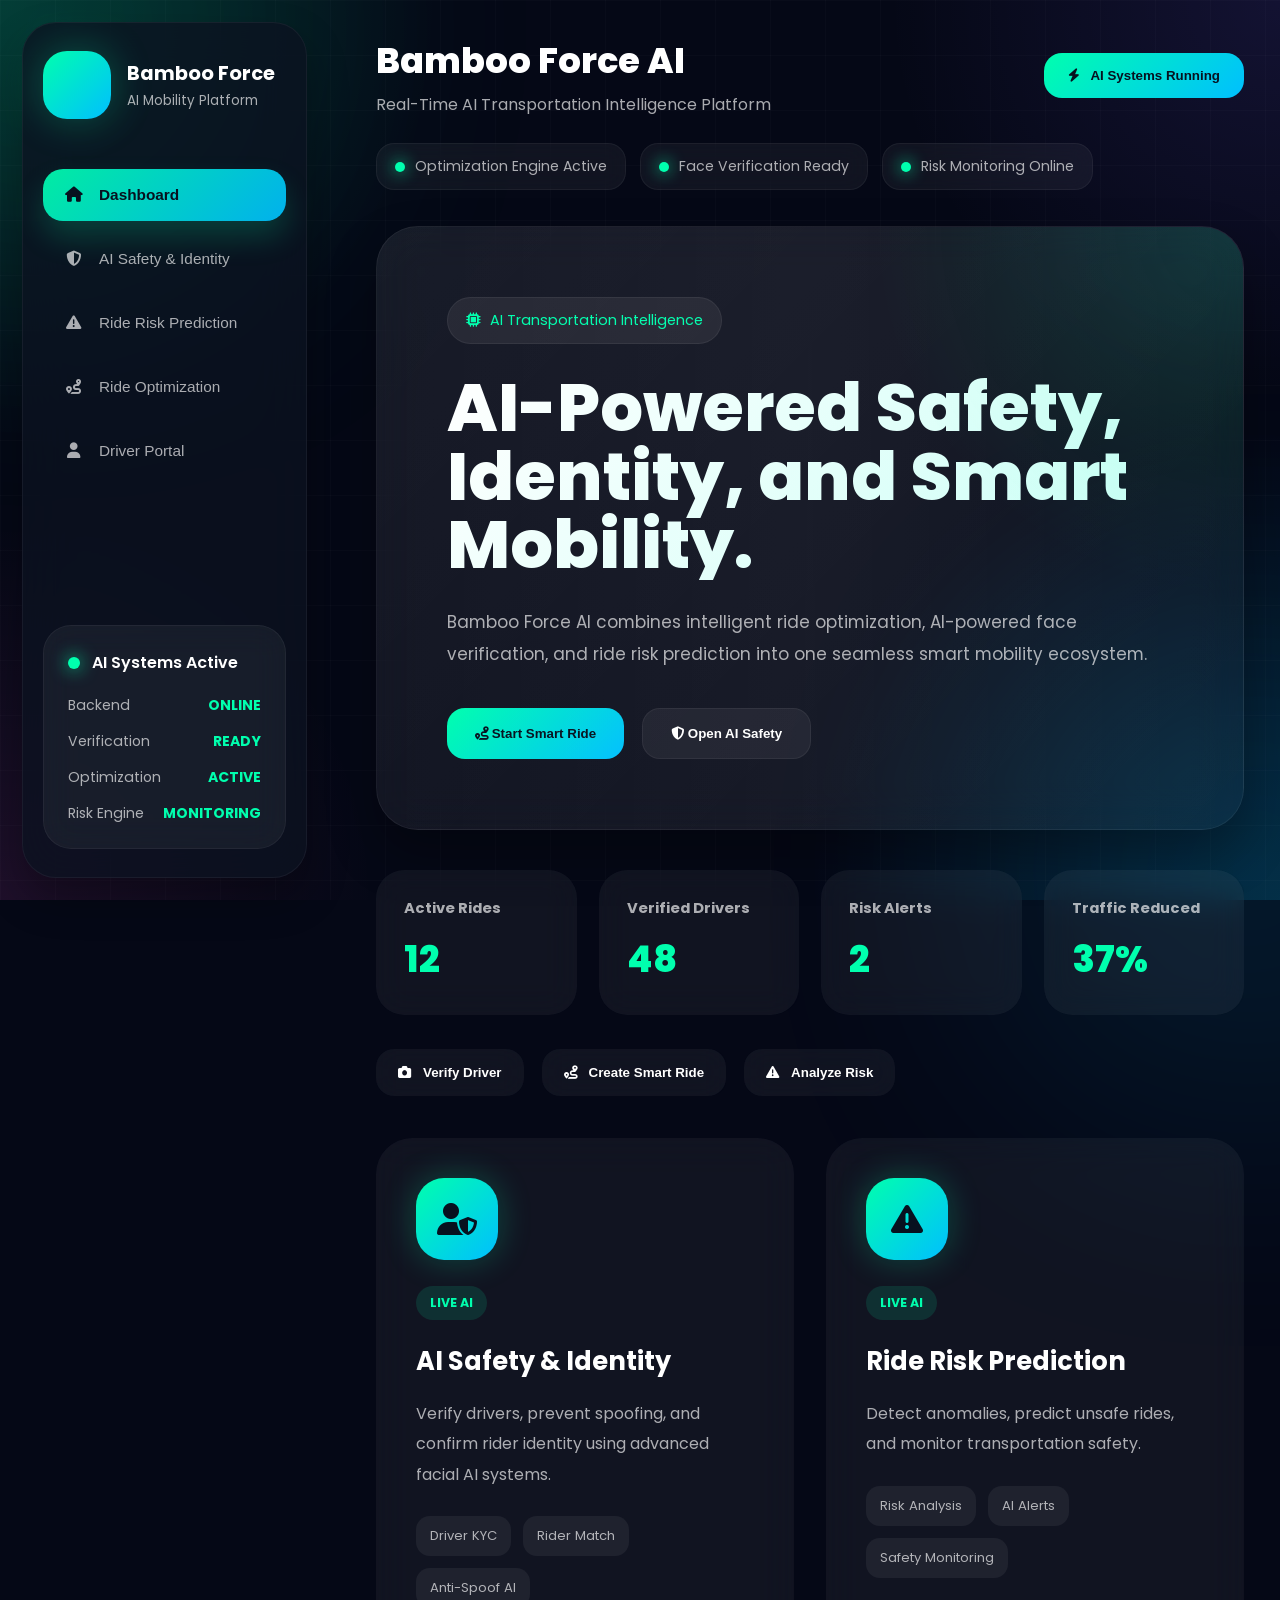
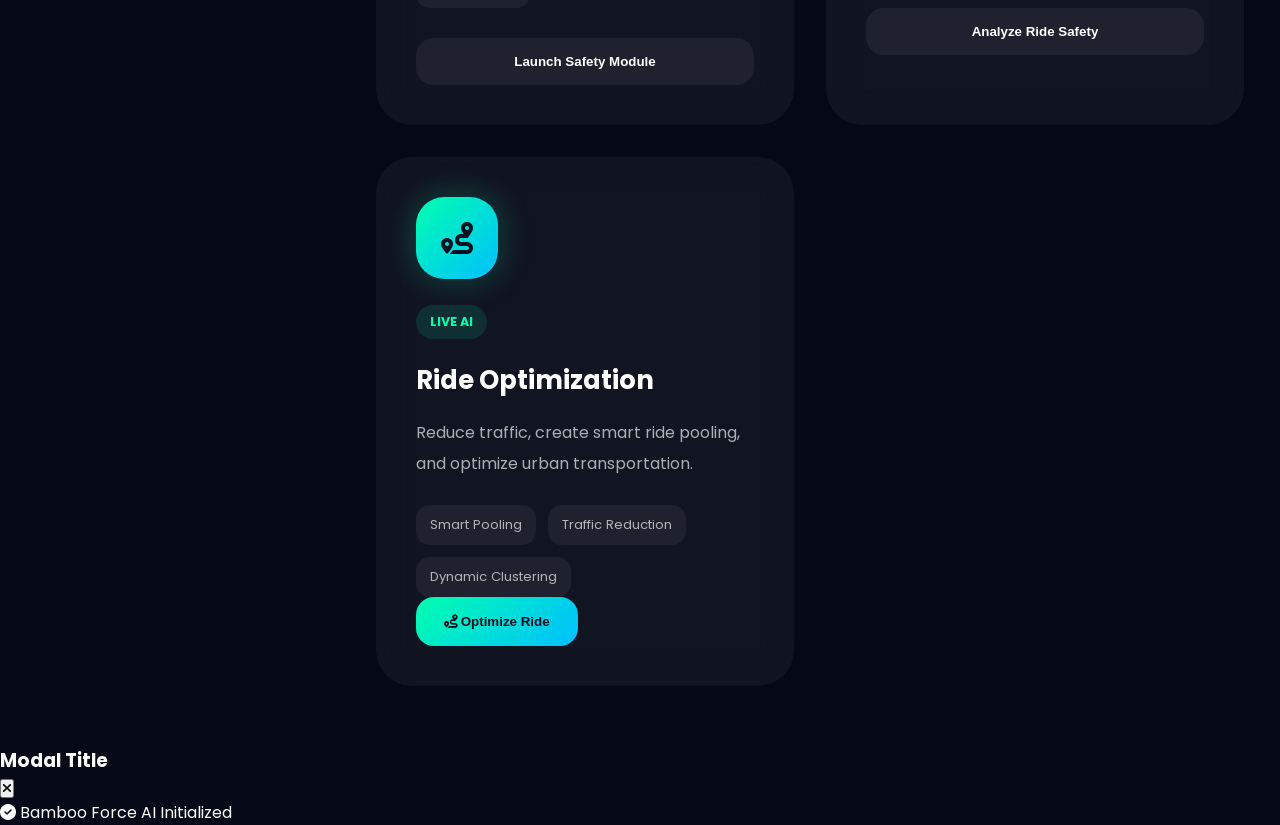
<file: frontend/index.html>
<!DOCTYPE html>

<html lang="en">

<head>

<meta charset="UTF-8">

<meta
    name="viewport"
    content="width=device-width, initial-scale=1.0"
>

<title>

    Bamboo Force AI | Unified AI Mobility Platform

</title>

<link
    rel="preconnect"
    href="https://fonts.googleapis.com"
>

<link
    rel="preconnect"
    href="https://fonts.gstatic.com"
    crossorigin
>

<link
    href="https://fonts.googleapis.com/css2?family=Poppins:wght@300;400;500;600;700;800&display=swap"
    rel="stylesheet"
>

<link
    rel="stylesheet"
    href="https://cdnjs.cloudflare.com/ajax/libs/font-awesome/6.5.1/css/all.min.css"
>

<link
    rel="stylesheet"
    href="style.css"
>

</head>

<body>

<!-- BACKGROUND -->

<div class="background-gradient"></div>

<div class="grid-overlay"></div>

<div class="blur-circle blur-one"></div>

<div class="blur-circle blur-two"></div>

<!-- MAIN APP -->

<div class="app-container">

    <!-- SIDEBAR -->

    <aside class="sidebar">

        <div class="sidebar-logo">

            <div class="logo-icon">

                <i class="fa-solid fa-bamboo"></i>

            </div>

            <div>

                <h2>

                    Bamboo Force

                </h2>

                <p>

                    AI Mobility Platform

                </p>

            </div>

        </div>

        <!-- NAVIGATION -->

        <nav class="sidebar-nav">

            <button
                class="nav-item active"
                onclick="showSection('dashboardSection', event)"
            >

                <i class="fa-solid fa-house"></i>

                Dashboard

            </button>

            <button
                class="nav-item"
                onclick="window.location.href='pages/user_verification.html'"
            >

                <i class="fa-solid fa-shield-halved"></i>

                AI Safety & Identity

            </button>

            <button
                class="nav-item"
                onclick="window.location.href='pages/ride_risk.html'"
            >

                <i class="fa-solid fa-triangle-exclamation"></i>

                Ride Risk Prediction

            </button>

            <button
                class="nav-item"
                onclick="window.location.href='pages/ride_optimization.html'"
            >

                <i class="fa-solid fa-route"></i>

                Ride Optimization

            </button>

            <button
                class="nav-item"
                onclick="window.location.href='pages/driver_portal.html'"
            >

                <i class="fa-solid fa-user"></i>

                Driver Portal

            </button>

        </nav>

        <!-- LIVE STATUS -->

        <div class="sidebar-status">

            <div class="status-header">

                <div class="status-dot"></div>

                <span>

                    AI Systems Active

                </span>

            </div>

            <div class="status-grid">

                <div class="status-item">

                    <span>

                        Backend

                    </span>

                    <strong>

                        ONLINE

                    </strong>

                </div>

                <div class="status-item">

                    <span>

                        Verification

                    </span>

                    <strong>

                        READY

                    </strong>

                </div>

                <div class="status-item">

                    <span>

                        Optimization

                    </span>

                    <strong>

                        ACTIVE

                    </strong>

                </div>

                <div class="status-item">

                    <span>

                        Risk Engine

                    </span>

                    <strong>

                        MONITORING

                    </strong>

                </div>

            </div>

        </div>

    </aside>

    <!-- MAIN CONTENT -->

    <main class="main-content">

        <!-- TOPBAR -->

        <header class="topbar">

            <div>

                <h1>

                    Bamboo Force AI

                </h1>

                <p>

                    Real-Time AI Transportation Intelligence Platform

                </p>

            </div>

            <button class="launch-btn">

                <i class="fa-solid fa-bolt"></i>

                AI Systems Running

            </button>

        </header>

        <!-- STATUS BAR -->

        <div class="system-banner">

            <div class="system-item">

                <span class="system-dot"></span>

                Optimization Engine Active

            </div>

            <div class="system-item">

                <span class="system-dot"></span>

                Face Verification Ready

            </div>

            <div class="system-item">

                <span class="system-dot"></span>

                Risk Monitoring Online

            </div>

        </div>

        <!-- DASHBOARD -->

        <section
            id="dashboardSection"
            class="content-section active-section"
        >

            <div class="hero-banner">

                <div class="hero-text">

                    <div class="hero-badge">

                        <i class="fa-solid fa-microchip"></i>

                        AI Transportation Intelligence

                    </div>

                    <h1>

                        AI-Powered Safety,
                        Identity,
                        and Smart Mobility.

                    </h1>

                    <p>

                        Bamboo Force AI combines intelligent
                        ride optimization,
                        AI-powered face verification,
                        and ride risk prediction
                        into one seamless smart mobility ecosystem.

                    </p>

                    <div class="hero-actions">

                        <button
                            class="primary-btn"
                            onclick="window.location.href='pages/ride_optimization.html'"
                        >

                            <i class="fa-solid fa-route"></i>

                            Start Smart Ride

                        </button>

                        <button
                            class="secondary-btn"
                            onclick="window.location.href='pages/user_verification.html'"
                        >

                            <i class="fa-solid fa-shield-halved"></i>

                            Open AI Safety

                        </button>

                    </div>

                </div>

            </div>

            <!-- METRICS -->

            <div class="metrics-strip">

                <div class="metric-box interactive-card" onclick="showActiveRidesModal()" data-tooltip="View all active rides">

                    <h3>Active Rides</h3>

                    <p class="live-counter" id="activeRidesCount">12</p>

                </div>

                <div class="metric-box interactive-card" onclick="showVerifiedDriversModal()" data-tooltip="View verified drivers">

                    <h3>Verified Drivers</h3>

                    <p class="live-counter" id="verifiedDriversCount">48</p>

                </div>

                <div class="metric-box interactive-card" onclick="showRiskAlertsModal()" data-tooltip="View risk alerts">

                    <h3>Risk Alerts</h3>

                    <p class="live-counter" id="riskAlertsCount">2</p>

                </div>

                <div class="metric-box interactive-card" onclick="showTrafficReductionModal()" data-tooltip="View traffic reduction insights">

                    <h3>Traffic Reduced</h3>

                    <p class="live-counter" id="trafficReducedCount">37%</p>

                </div>

            </div>

            <!-- QUICK ACTIONS -->

            <div class="quick-actions">

                <button class="quick-btn">

                    <i class="fa-solid fa-camera"></i>

                    Verify Driver

                </button>

                <button class="quick-btn">

                    <i class="fa-solid fa-route"></i>

                    Create Smart Ride

                </button>

                <button class="quick-btn">

                    <i class="fa-solid fa-triangle-exclamation"></i>

                    Analyze Risk

                </button>

            </div>

            <!-- MODULE GRID -->

            <div class="module-grid">

                <!-- SAFETY -->

                <div class="module-card interactive-card" data-tooltip="Launch AI Safety & Identity module">

                    <div class="module-icon card-icon">

                        <i class="fa-solid fa-user-shield"></i>

                    </div>

                    <div class="live-tag">

                        LIVE AI

                    </div>

                    <h3>

                        AI Safety & Identity

                    </h3>

                    <p>

                        Verify drivers,
                        prevent spoofing,
                        and confirm rider identity
                        using advanced facial AI systems.

                    </p>

                    <div class="module-features">

                        <span>Driver KYC</span>
                        <span>Rider Match</span>
                        <span>Anti-Spoof AI</span>

                    </div>

                    <button
                        class="module-btn"
                        onclick="window.location.href='pages/user_verification.html'"
                    >

                        Launch Safety Module

                    </button>

                </div>

                <!-- RISK -->

                <div class="module-card interactive-card" data-tooltip="Launch Ride Risk Prediction module">

                    <div class="module-icon card-icon">

                        <i class="fa-solid fa-triangle-exclamation"></i>

                    </div>

                    <div class="live-tag">

                        LIVE AI

                    </div>

                    <h3>

                        Ride Risk Prediction

                    </h3>

                    <p>

                        Detect anomalies,
                        predict unsafe rides,
                        and monitor transportation safety.

                    </p>

                    <div class="module-features">

                        <span>Risk Analysis</span>
                        <span>AI Alerts</span>
                        <span>Safety Monitoring</span>

                    </div>

                    <button
                        class="module-btn"
                        onclick="window.location.href='pages/ride_risk.html'"

                    >

                        Analyze Ride Safety

                    </button>

                </div>

                <!-- OPTIMIZATION -->

                <div class="module-card interactive-card" data-tooltip="Launch Ride Optimization module">

                    <div class="module-icon card-icon">

                        <i class="fa-solid fa-route"></i>

                    </div>

                    <div class="live-tag">

                        LIVE AI

                    </div>

                    <h3>

                        Ride Optimization

                    </h3>

                    <p>

                        Reduce traffic,
                        create smart ride pooling,
                        and optimize urban transportation.

                    </p>

                    <div class="module-features">

                        <span>Smart Pooling</span>
                        <span>Traffic Reduction</span>
                        <span>Dynamic Clustering</span>

                    </div>

                    <button
                        class="primary-btn"
                        onclick="window.location.href='pages/ride_optimization.html'"
                    >

                        <i class="fa-solid fa-route"></i>

                        Optimize Ride

                    </button>

                </div>

            </div>

        </section>

        <!-- SAFETY SECTION -->

        <section
            id="safetySection"
            class="content-section"
        >

            <div class="section-title">

                <div class="hero-badge">

                    <i class="fa-solid fa-shield-halved"></i>

                    AI Identity Systems

                </div>

                <h2>

                    AI Safety & Identity

                </h2>

                <p>

                    Intelligent driver verification
                    and ride-time identity confirmation systems.

                </p>

            </div>

            <div class="module-grid">

                <!-- DRIVER KYC -->

                <div class="module-card">

                    <div class="module-icon">

                        <i class="fa-solid fa-id-card"></i>

                    </div>

                    <div class="live-tag">

                        ACTIVE

                    </div>

                    <h3>

                        Driver KYC Verification

                    </h3>

                    <p>

                        Verify drivers before platform approval
                        using AI-based face authentication
                        and spoof detection.

                    </p>

                    <button
                        class="module-btn"
                        onclick="window.location.href='pages/driver_portal.html'"
                    >

                        Start Driver Verification

                    </button>

                </div>

                <!-- USER VERIFICATION -->

                <div class="module-card">

                    <div class="module-icon">

                        <i class="fa-solid fa-camera"></i>

                    </div>

                    <div class="live-tag">

                        ACTIVE

                    </div>

                    <h3>

                        Rider Match Verification

                    </h3>

                    <p>

                        Passengers can verify that
                        the arriving driver matches
                        the registered platform identity.

                    </p>

                    <button
                        class="module-btn"
                        onclick="window.location.href='pages/user_verification.html'"
                    >

                        Verify Driver Identity

                    </button>

                </div>

            </div>

        </section>

        <!-- RISK SECTION -->

        <section
            id="riskSection"
            class="content-section"
        >

            <div class="section-title">

                <div class="hero-badge">

                    <i class="fa-solid fa-triangle-exclamation"></i>

                    AI Risk Intelligence

                </div>

                <h2>

                    Ride Risk Prediction

                </h2>

                <p>

                    AI-powered anomaly detection
                    and transportation safety intelligence.

                </p>

            </div>

            <div class="placeholder-box">

                <i class="fa-solid fa-chart-line"></i>

                <h3>

                    Risk Prediction System

                </h3>

                <p>

                    Start monitoring ride safety
                    and analyze transportation risks
                    using AI intelligence.

                </p>

                <button
                    class="primary-btn"
                    onclick="window.location.href='pages/ride_risk.html'"
                >

                    Open Risk Prediction

                </button>

            </div>

        </section>

        <!-- OPTIMIZATION SECTION -->

        <section
            id="optimizationSection"
            class="content-section"
        >

            <div class="section-title">

                <div class="hero-badge">

                    <i class="fa-solid fa-route"></i>

                    AI Mobility Optimization

                </div>

                <h2>

                    Smart Ride Optimization

                </h2>

                <p>

                    AI-driven urban transportation
                    orchestration and intelligent ride pooling.

                </p>

            </div>

            <div class="placeholder-box">

                <i class="fa-solid fa-route"></i>

                <h3>

                    Ride Optimization Module

                </h3>

                <p>

                    Your AI ride orchestration system
                    will dynamically appear here.

                </p>

                <button
                    class="primary-btn"
                    onclick="window.location.href='pages/ride_optimization.html'"
                >

                    Open Ride Optimization

                </button>

            </div>

        </section>

        <!-- ANALYTICS -->

        <section
            id="analyticsSection"
            class="content-section"
        >

            <div class="section-title">

                <div class="hero-badge">

                    <i class="fa-solid fa-chart-pie"></i>

                    AI Analytics

                </div>

                <h2>

                    Analytics Dashboard

                </h2>

                <p>

                    Live AI metrics,
                    mobility insights,
                    and transportation intelligence.

                </p>

            </div>

            <div class="placeholder-box">

                <i class="fa-solid fa-chart-pie"></i>

                <h3>

                    Analytics System

                </h3>

                <p>

                    Start using AI systems
                    to unlock live analytics
                    and transportation insights.

                </p>

            </div>

        </section>

    </main>

</div>

<!-- JAVASCRIPT -->

<script>

    function showSection(
        sectionId,
        event
    ) {

        const sections = document.querySelectorAll(
            ".content-section"
        );

        sections.forEach(section => {

            section.classList.remove(
                "active-section"
            );
        });

        document
            .getElementById(sectionId)
            .classList.add(
                "active-section"
            );

        const navItems = document.querySelectorAll(
            ".nav-item"
        );

        navItems.forEach(item => {

            item.classList.remove(
                "active"
            );
        });

        if (event) {

            event.currentTarget.classList.add(
                "active"
            );
        }

        window.scrollTo({

            top: 0,

            behavior: "smooth"
        });
    }

</script>

<!-- MODAL OVERLAY -->

<div id="modalOverlay" class="modal-overlay">
    <div class="modal-content">
        <div class="modal-header">
            <h3 id="modalTitle">Modal Title</h3>
            <button class="modal-close" onclick="closeModal()">
                <i class="fa-solid fa-xmark"></i>
            </button>
        </div>
        <div class="modal-body" id="modalBody">
            <!-- Modal content will be dynamically inserted -->
        </div>
    </div>
</div>

<script src="config.js"></script>
<script src="js/api.js"></script>
<script src="script.js"></script>
<script src="js/dashboard.js"></script>

</body>

</html>
</file>
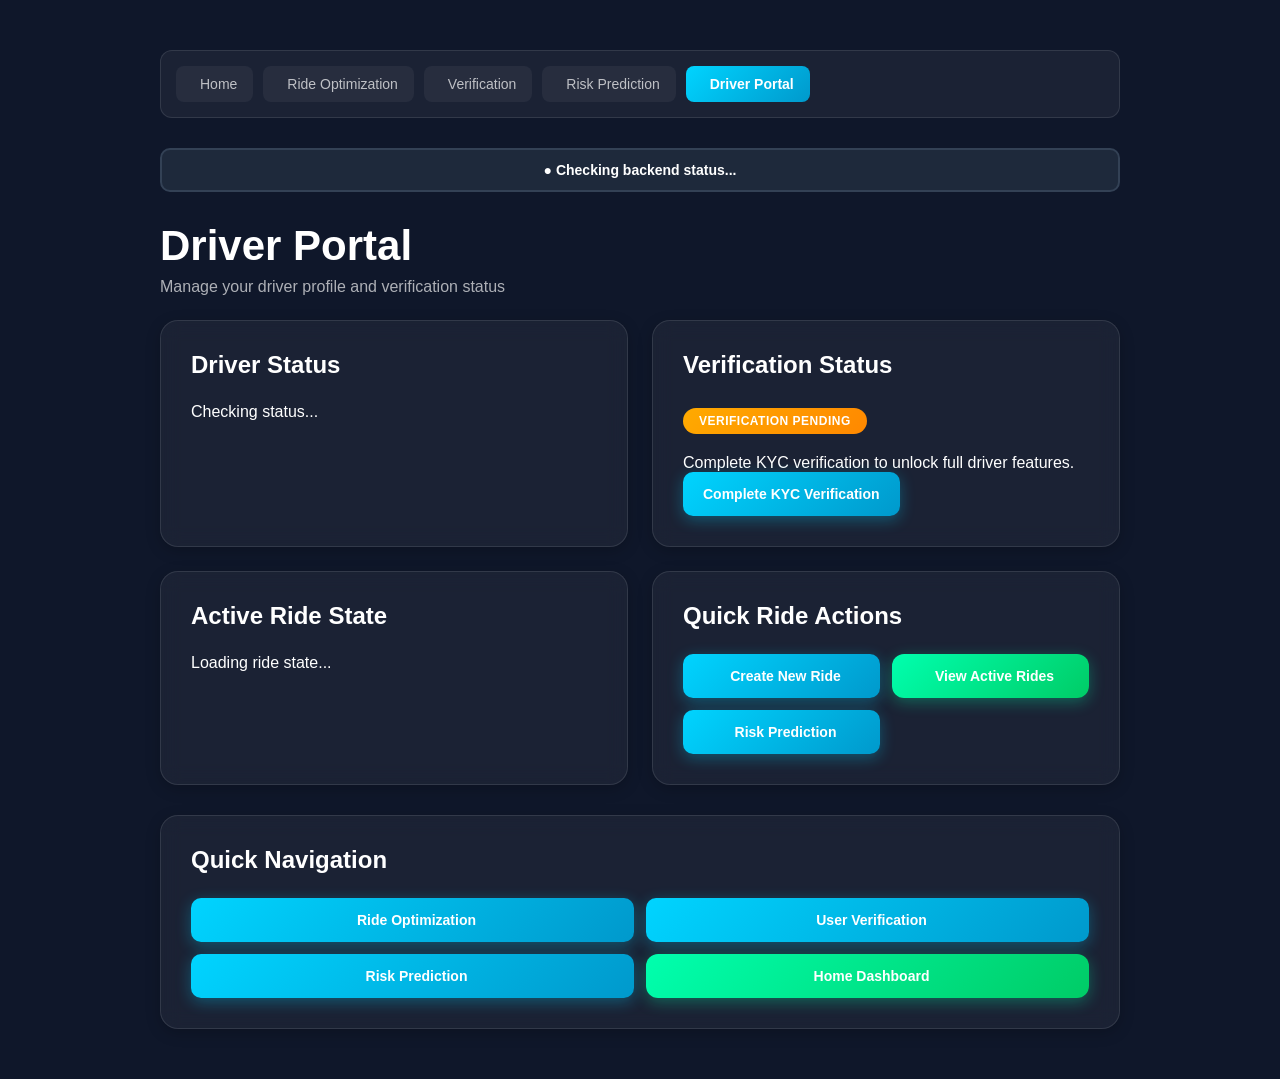
<file: frontend/pages/driver_portal.html>
<!DOCTYPE html>
<html lang="en">

<head>

    <meta charset="UTF-8">

    <meta
        name="viewport"
        content="width=device-width, initial-scale=1.0"
    >

    <title>
        Bamboo Force | Driver Portal
    </title>

    <link
        rel="stylesheet"
        href="../css/shared.css"
    >

    <link
        rel="stylesheet"
        href="../css/face_verification.css"
    >

</head>

<body>

<div class="container">

    <!-- ============================================= -->
    <!-- NAVIGATION -->
    <!-- ============================================= -->

    <nav class="page-nav">
        <a href="../index.html" class="nav-link">
            <i class="fa-solid fa-house"></i>
            Home
        </a>
        <a href="ride_optimization.html" class="nav-link">
            <i class="fa-solid fa-route"></i>
            Ride Optimization
        </a>
        <a href="user_verification.html" class="nav-link">
            <i class="fa-solid fa-shield-halved"></i>
            Verification
        </a>
        <a href="ride_risk.html" class="nav-link">
            <i class="fa-solid fa-triangle-exclamation"></i>
            Risk Prediction
        </a>
        <a href="driver_portal.html" class="nav-link active">
            <i class="fa-solid fa-user"></i>
            Driver Portal
        </a>
    </nav>

    <!-- ============================================= -->
    <!-- HEALTH INDICATOR -->
    <!-- ============================================= -->

    <div
        id="backendHealthIndicator"
        class="health-indicator"
    >
        ● Checking backend status...
    </div>

    <!-- ============================================= -->
    <!-- PAGE TITLE -->
    <!-- ============================================= -->

    <div class="section-title">
        <h1>Driver Portal</h1>
        <p>Manage your driver profile and verification status</p>
    </div>

    <!-- ============================================= -->
    <!-- DASHBOARD GRID -->
    <!-- ============================================= -->

    <div class="dashboard-grid-2">
        <!-- DRIVER STATUS -->
        <div class="glass-card">
            <div class="section-title">
                <h3>Driver Status</h3>
            </div>
            <div id="driverStatus">
                <p>Loading driver status...</p>
            </div>
        </div>

        <!-- VERIFICATION STATUS -->
        <div class="glass-card">
            <div class="section-title">
                <h3>Verification Status</h3>
            </div>
            <div id="verificationStatus">
                <p>Loading verification status...</p>
            </div>
        </div>

        <!-- ACTIVE RIDE STATE -->
        <div class="glass-card">
            <div class="section-title">
                <h3>Active Ride State</h3>
            </div>
            <div id="activeRideState">
                <p>Loading ride state...</p>
            </div>
        </div>

        <!-- QUICK RIDE ACTIONS -->
        <div class="glass-card">
            <div class="section-title">
                <h3>Quick Ride Actions</h3>
            </div>
            <div class="button-group">
                <button class="action-btn" onclick="window.location.href='ride_optimization.html'">
                    <i class="fa-solid fa-plus"></i>
                    Create New Ride
                </button>
                <button class="primary-btn" onclick="window.location.href='ride_optimization.html'">
                    <i class="fa-solid fa-list"></i>
                    View Active Rides
                </button>
                <button class="action-btn" onclick="window.location.href='ride_risk.html'">
                    <i class="fa-solid fa-triangle-exclamation"></i>
                    Risk Prediction
                </button>
            </div>
        </div>
    </div>

    <!-- ============================================= -->
    <!-- QUICK NAVIGATION -->
    <!-- ============================================= -->

    <div class="glass-card mt-30">
        <div class="section-title">
            <h3>Quick Navigation</h3>
        </div>
        <div class="button-group-2">
            <button class="action-btn" onclick="window.location.href='ride_optimization.html'">
                <i class="fa-solid fa-route"></i>
                Ride Optimization
            </button>
            <button class="action-btn" onclick="window.location.href='user_verification.html'">
                <i class="fa-solid fa-shield-halved"></i>
                User Verification
            </button>
            <button class="action-btn" onclick="window.location.href='ride_risk.html'">
                <i class="fa-solid fa-triangle-exclamation"></i>
                Risk Prediction
            </button>
            <button class="primary-btn" onclick="window.location.href='../index.html'">
                <i class="fa-solid fa-house"></i>
                Home Dashboard
            </button>
        </div>
    </div>

</div>

<script src="../config.js"></script>
<script src="../js/api.js"></script>

<script>
    async function loadDriverStatus() {
        const statusBox = document.getElementById("driverStatus");
        
        try {
            statusBox.innerHTML = "<p>Checking status...</p>";
            
            const health = await getBackendHealth();
            
            if (health && (health.status === "ok" || health.success)) {
                statusBox.innerHTML = `
                    <h3 class="success">System Online</h3>
                    <p>Backend services are operational.</p>
                `;
            } else {
                statusBox.innerHTML = `
                    <h3 class="error">System Offline</h3>
                    <p>Backend services are currently unavailable.</p>
                `;
            }
        } catch (error) {
            console.error("Driver status error:", error);
            statusBox.innerHTML = `
                <h3 class="error">Error</h3>
                <p>Failed to load driver status.</p>
            `;
        }
    }

    async function loadVerificationStatus() {
        const statusBox = document.getElementById("verificationStatus");
        
        try {
            statusBox.innerHTML = "<p>Checking verification status...</p>";
            
            // For now, show a simple status since we don't have a specific verification status API
            // This would typically call a verification status endpoint
            statusBox.innerHTML = `
                <div class="verification-badge">
                    <span class="status-badge pending">Verification Pending</span>
                </div>
                <p>Complete KYC verification to unlock full driver features.</p>
                <button class="action-btn" onclick="window.location.href='user_verification.html'">
                    Complete KYC Verification
                </button>
            `;
        } catch (error) {
            console.error("Verification status error:", error);
            statusBox.innerHTML = `
                <h3 class="error">Error</h3>
                <p>Failed to load verification status.</p>
            `;
        }
    }

    async function loadActiveRideState() {
        const statusBox = document.getElementById("activeRideState");
        
        try {
            statusBox.innerHTML = "<p>Loading ride state...</p>";
            
            const rides = await getActiveRides();
            
            if (rides && rides.success) {
                const activeRides = rides.data || rides;
                const rideCount = Object.keys(activeRides).length;
                
                if (rideCount > 0) {
                    const rideList = Object.entries(activeRides).map(([rideId, ride]) => {
                        const status = ride.status || "Active";
                        const statusClass = status.toLowerCase();
                        return `
                            <div class="ride-item">
                                <strong>${rideId}</strong>
                                <span class="status-badge ${statusClass}">${status}</span>
                            </div>
                        `;
                    }).join("");
                    statusBox.innerHTML = `
                        <h3 class="success">${rideCount} Active Ride(s)</h3>
                        <div class="ride-list">${rideList}</div>
                    `;
                } else {
                    statusBox.innerHTML = `
                        <div class="no-rides">
                            <h3>No Active Rides</h3>
                            <p>Create a new ride to get started.</p>
                        </div>
                    `;
                }
            } else {
                statusBox.innerHTML = `
                    <h3 class="error">Failed to load rides</h3>
                    <p>${rides?.error || "Unknown error"}</p>
                `;
            }
        } catch (error) {
            console.error("Active ride state error:", error);
            statusBox.innerHTML = `
                <h3 class="error">Error</h3>
                <p>Failed to load ride state.</p>
            `;
        }
    }

    async function updateHealthIndicator() {
        try {
            const health = await getBackendHealth();
            const indicator = document.getElementById("backendHealthIndicator");
            
            if (health && (health.status === "ok" || health.success)) {
                indicator.className = "health-indicator healthy";
                indicator.innerHTML = "● Backend Online";
            } else {
                indicator.className = "health-indicator unhealthy";
                indicator.innerHTML = "● Backend Offline";
            }
        } catch (error) {
            const indicator = document.getElementById("backendHealthIndicator");
            indicator.className = "health-indicator unhealthy";
            indicator.innerHTML = "● Backend Offline";
        }
    }

    document.addEventListener("DOMContentLoaded", () => {
        loadDriverStatus();
        loadVerificationStatus();
        loadActiveRideState();
        updateHealthIndicator();
    });
</script>

</body>

</html>
</file>
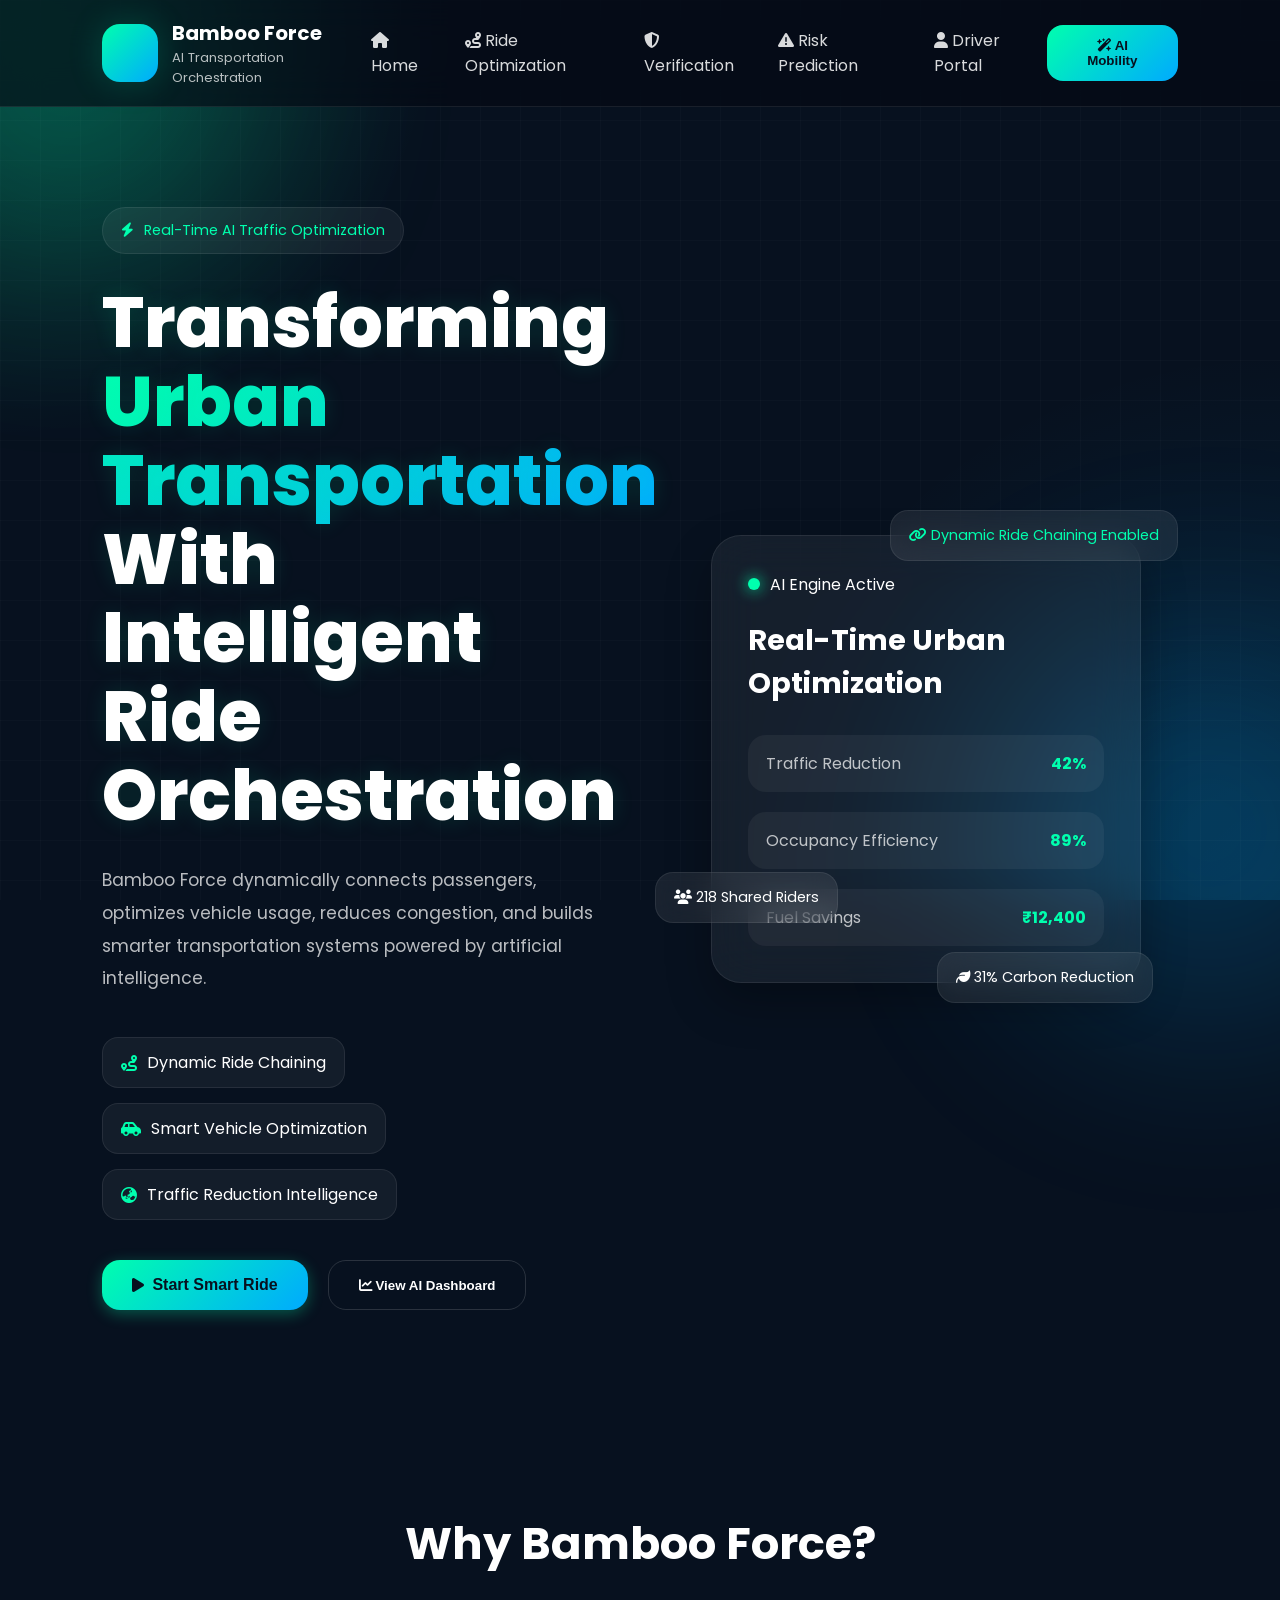
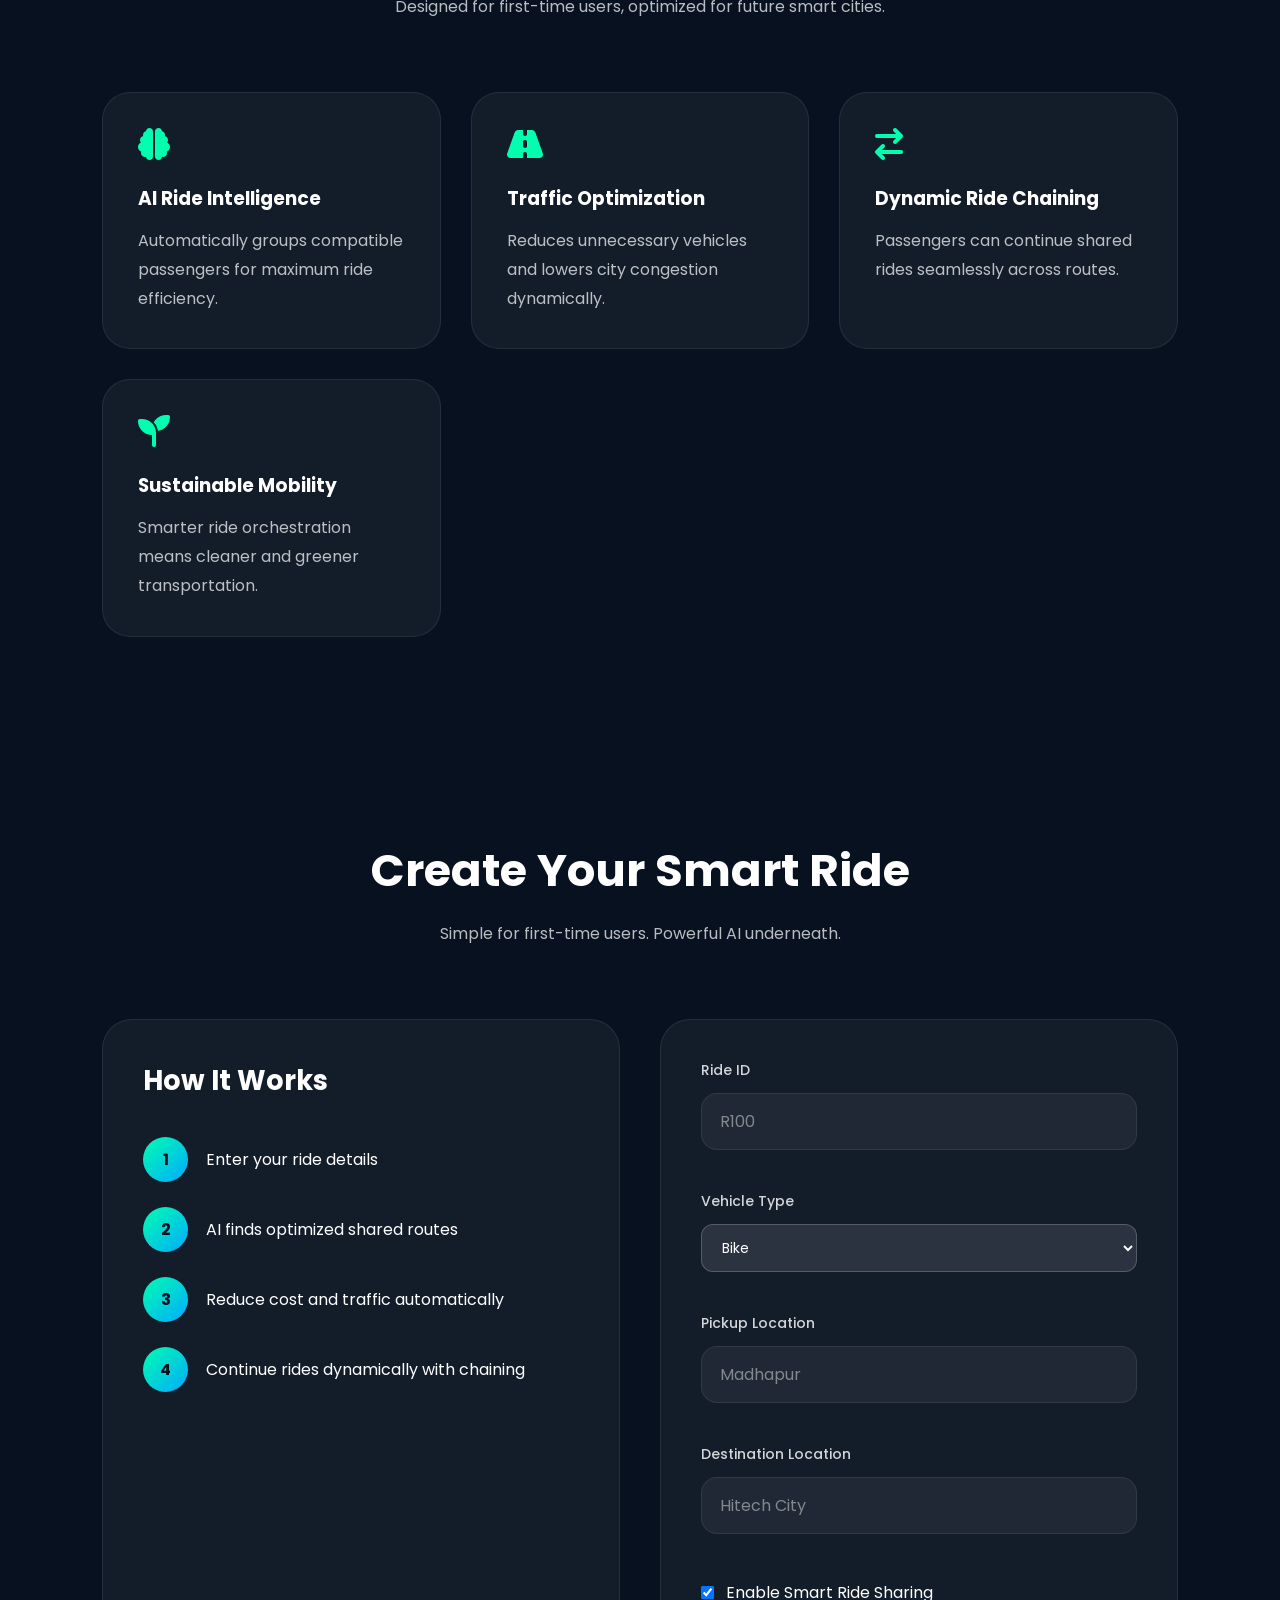
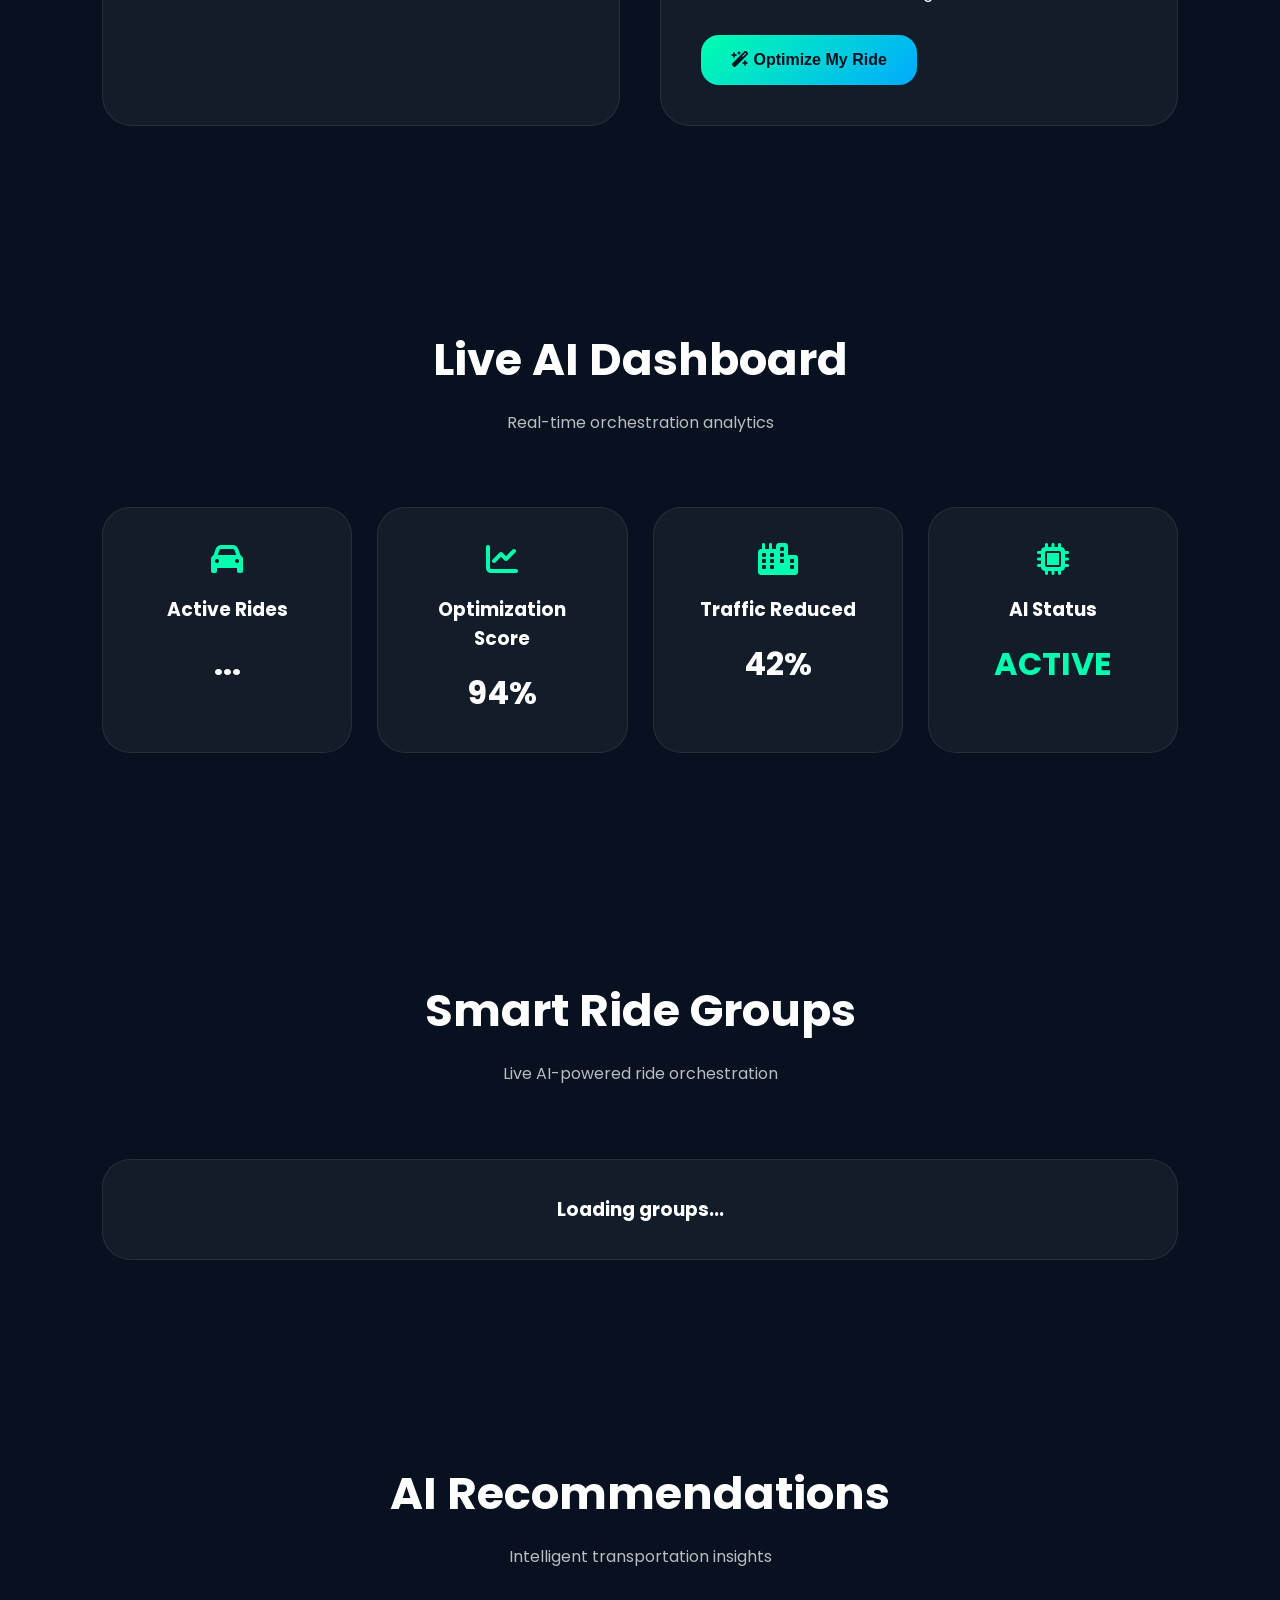
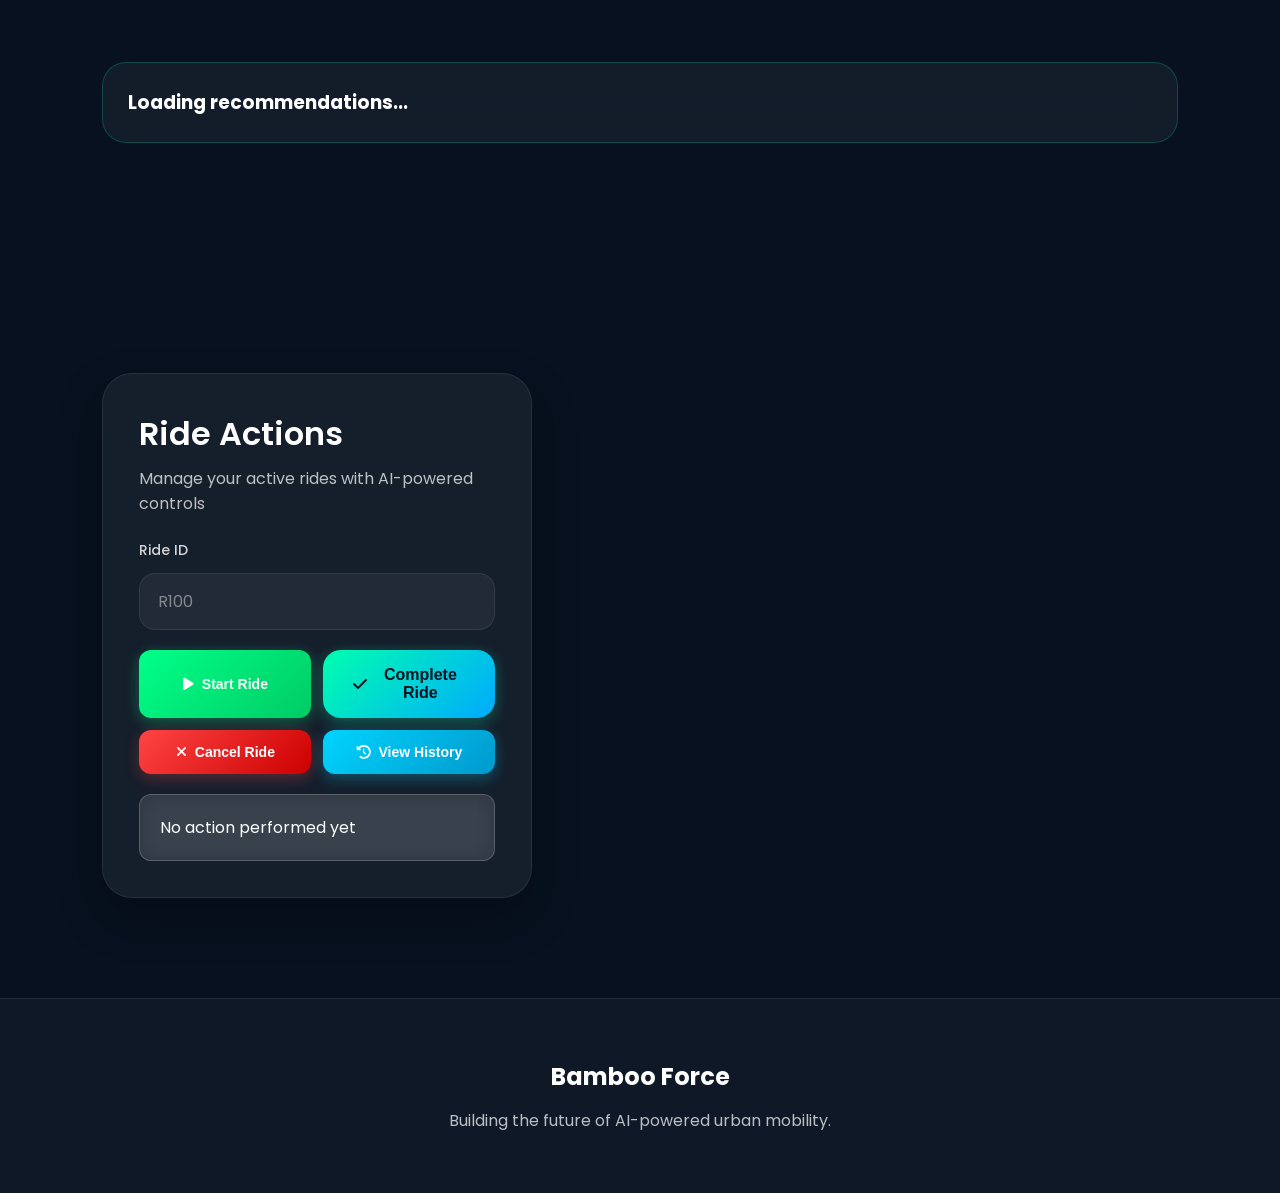
<file: frontend/pages/ride_optimization.html>
<!DOCTYPE html>
<html lang="en">

<head>

    <meta charset="UTF-8">

    <meta
        name="viewport"
        content="width=device-width, initial-scale=1.0"
    >

    <title>
        Bamboo Force | AI Urban Mobility
    </title>

    <!-- ========================================= -->
    <!-- GOOGLE FONTS -->
    <!-- ========================================= -->

    <link
        rel="preconnect"
        href="https://fonts.googleapis.com"
    >

    <link
        rel="preconnect"
        href="https://fonts.gstatic.com"
        crossorigin
    >

    <link
        href="https://fonts.googleapis.com/css2?family=Poppins:wght@300;400;500;600;700;800&display=swap"
        rel="stylesheet"
    >

    <!-- ========================================= -->
    <!-- ICONS -->
    <!-- ========================================= -->

    <link
        rel="stylesheet"
        href="https://cdnjs.cloudflare.com/ajax/libs/font-awesome/6.5.1/css/all.min.css"
    >

    <!-- ========================================= -->
    <!-- CSS -->
    <!-- ========================================= -->

   <link
    rel="stylesheet"
    href="../css/shared.css"
>

   <link
    rel="stylesheet"
    href="../css/optimization.css"
>
</head>

<body>

    <!-- ========================================= -->
    <!-- BACKGROUND EFFECTS -->
    <!-- ========================================= -->

    <div class="background-gradient"></div>

    <div class="grid-overlay"></div>

    <div class="blur-circle blur-one"></div>

    <div class="blur-circle blur-two"></div>

    <!-- ========================================= -->
    <!-- NAVBAR -->
    <!-- ========================================= -->

    <nav class="navbar">

        <div class="logo-container">

            <div class="logo">

                <i class="fa-solid fa-bamboo"></i>

            </div>

            <div class="logo-text">

                <h1>
                    Bamboo Force
                </h1>

                <p>
                    AI Transportation Orchestration
                </p>

            </div>

        </div>

        <div class="nav-links">

            <a href="../index.html">
                <i class="fa-solid fa-house"></i>
                Home
            </a>

            <a href="ride_optimization.html">
                <i class="fa-solid fa-route"></i>
                Ride Optimization
            </a>

            <a href="user_verification.html">
                <i class="fa-solid fa-shield-halved"></i>
                Verification
            </a>

            <a href="ride_risk.html">
                <i class="fa-solid fa-triangle-exclamation"></i>
                Risk Prediction
            </a>

            <a href="driver_portal.html">
                <i class="fa-solid fa-user"></i>
                Driver Portal
            </a>

        </div>

        <button class="nav-btn" onclick="window.location.href='../index.html'">

            <i class="fa-solid fa-wand-magic-sparkles"></i>

            AI Mobility

        </button>

    </nav>

    <!-- ========================================= -->
    <!-- HERO SECTION -->
    <!-- ========================================= -->

    <section class="hero-section">

        <div class="hero-left">

            <div class="hero-badge">

                <i class="fa-solid fa-bolt"></i>

                Real-Time AI Traffic Optimization

            </div>

            <h1>

                Transforming
                <span>
                    Urban Transportation
                </span>
                With Intelligent Ride Orchestration

            </h1>

            <p>

                Bamboo Force dynamically connects passengers,
                optimizes vehicle usage,
                reduces congestion,
                and builds smarter transportation systems
                powered by artificial intelligence.

            </p>

            <!-- ================================= -->
            <!-- QUICK BENEFITS -->
            <!-- ================================= -->

            <div class="hero-benefits">

                <div class="benefit">

                    <i class="fa-solid fa-route"></i>

                    <span>
                        Dynamic Ride Chaining
                    </span>

                </div>

                <div class="benefit">

                    <i class="fa-solid fa-car-side"></i>

                    <span>
                        Smart Vehicle Optimization
                    </span>

                </div>

                <div class="benefit">

                    <i class="fa-solid fa-earth-asia"></i>

                    <span>
                        Traffic Reduction Intelligence
                    </span>

                </div>

            </div>

            <!-- ================================= -->
            <!-- BUTTONS -->
            <!-- ================================= -->

            <div class="hero-buttons">

                <button class="primary-btn">

                    <i class="fa-solid fa-play"></i>

                    Start Smart Ride

                </button>

                <button class="secondary-btn">

                    <i class="fa-solid fa-chart-line"></i>

                    View AI Dashboard

                </button>

            </div>

        </div>

        <!-- ===================================== -->
        <!-- HERO RIGHT -->
        <!-- ===================================== -->

        <div class="hero-right">

            <div class="glass-card ai-card">

                <div class="card-top">

                    <div class="live-dot"></div>

                    <span>
                        AI Engine Active
                    </span>

                </div>

                <h3>

                    Real-Time Urban Optimization

                </h3>

                <div class="card-metrics">

                    <div class="metric-item">

                        <span>
                            Traffic Reduction
                        </span>

                        <strong>
                            42%
                        </strong>

                    </div>

                    <div class="metric-item">

                        <span>
                            Occupancy Efficiency
                        </span>

                        <strong>
                            89%
                        </strong>

                    </div>

                    <div class="metric-item">

                        <span>
                            Fuel Savings
                        </span>

                        <strong>
                            ₹12,400
                        </strong>

                    </div>

                </div>

            </div>

            <div class="floating-alert">

                <i class="fa-solid fa-link"></i>

                Dynamic Ride Chaining Enabled

            </div>

            <div class="mini-card mini-card-one">

                <i class="fa-solid fa-users"></i>

                218 Shared Riders

            </div>

            <div class="mini-card mini-card-two">

                <i class="fa-solid fa-leaf"></i>

                31% Carbon Reduction

            </div>

        </div>

    </section>

    <!-- ========================================= -->
    <!-- FEATURES -->
    <!-- ========================================= -->

    <section
        class="features-section"
        id="features"
    >

        <div class="section-header">

            <h2>

                Why Bamboo Force?

            </h2>

            <p>

                Designed for first-time users,
                optimized for future smart cities.

            </p>

        </div>

        <div class="features-grid">

            <div class="feature-card">

                <i class="fa-solid fa-brain"></i>

                <h3>
                    AI Ride Intelligence
                </h3>

                <p>

                    Automatically groups compatible passengers
                    for maximum ride efficiency.

                </p>

            </div>

            <div class="feature-card">

                <i class="fa-solid fa-road"></i>

                <h3>
                    Traffic Optimization
                </h3>

                <p>

                    Reduces unnecessary vehicles
                    and lowers city congestion dynamically.

                </p>

            </div>

            <div class="feature-card">

                <i class="fa-solid fa-arrow-right-arrow-left"></i>

                <h3>
                    Dynamic Ride Chaining
                </h3>

                <p>

                    Passengers can continue shared rides
                    seamlessly across routes.

                </p>

            </div>

            <div class="feature-card">

                <i class="fa-solid fa-seedling"></i>

                <h3>
                    Sustainable Mobility
                </h3>

                <p>

                    Smarter ride orchestration
                    means cleaner and greener transportation.

                </p>

            </div>

        </div>

    </section>

    <!-- ========================================= -->
    <!-- SMART RIDE FORM -->
    <!-- ========================================= -->

    <section
        class="ride-section"
        id="ride-section"
    >

        <div class="section-header">

            <h2>

                Create Your Smart Ride

            </h2>

            <p>

                Simple for first-time users.
                Powerful AI underneath.

            </p>

        </div>

        <div class="ride-container">

            <!-- ================================= -->
            <!-- LEFT INFO -->
            <!-- ================================= -->

            <div class="ride-info">

                <h3>

                    How It Works

                </h3>

                <div class="step">

                    <span>
                        1
                    </span>

                    <p>

                        Enter your ride details

                    </p>

                </div>

                <div class="step">

                    <span>
                        2
                    </span>

                    <p>

                        AI finds optimized shared routes

                    </p>

                </div>

                <div class="step">

                    <span>
                        3
                    </span>

                    <p>

                        Reduce cost and traffic automatically

                    </p>

                </div>

                <div class="step">

                    <span>
                        4
                    </span>

                    <p>

                        Continue rides dynamically with chaining

                    </p>

                </div>

            </div>

            <!-- ================================= -->
            <!-- FORM -->
            <!-- ================================= -->

            <form
                id="rideForm"
                class="ride-form"
            >

                <div class="form-grid">

                    <div class="input-group">

                        <label>

                            Ride ID

                        </label>

                        <input
                            type="text"
                            id="ride_id"
                            placeholder="R100"
                            required
                        >

                    </div>

                    <div class="input-group">

                        <label>

                            Vehicle Type

                        </label>

                        <select id="vehicle_type">

                            <option value="BIKE">

                                Bike

                            </option>

                            <option value="AUTO">

                                Auto

                            </option>

                            <option value="CAB">

                                Cab

                            </option>

                            <option value="VAN">

                                Van

                            </option>

                        </select>

                    </div>
                    <div class="input-group">

                    

                        <label>
                            Pickup Location
                        </label>

                        <input
                            type="text"
                            id="pickup_location"
                            placeholder="Madhapur"
                            required
                        >

                    </div>

                    <div class="input-group">

                        <label>
                            Destination Location
                        </label>

                        <input
                            type="text"
                            id="destination_location"
                            placeholder="Hitech City"
                            required
                        >

                    </div>

                </div>

                <div class="checkbox-group">

                    <input
                        type="checkbox"
                        id="share_allowed"
                        checked
                    >

                    <label for="share_allowed">

                        Enable Smart Ride Sharing

                    </label>

                </div>

                <button
                    type="submit"
                    class="submit-btn"
                >

                    <i class="fa-solid fa-wand-magic-sparkles"></i>

                    Optimize My Ride

                </button>

            </form>

        </div>

    </section>

    <!-- ========================================= -->
    <!-- LIVE DASHBOARD -->
    <!-- ========================================= -->

    <section
        class="dashboard-section"
        id="dashboard"
    >

        <div class="section-header">

            <h2>

                Live AI Dashboard

            </h2>

            <p>

                Real-time orchestration analytics

            </p>

        </div>

        <div class="dashboard-grid">

            <div class="dashboard-card">

                <i class="fa-solid fa-car"></i>

                <h3>

                    Active Rides

                </h3>

                <p id="activeRideCount">

                    0

                </p>

            </div>

            <div class="dashboard-card">

                <i class="fa-solid fa-chart-line"></i>

                <h3>

                    Optimization Score

                </h3>

                <p>

                    94%

                </p>

            </div>

            <div class="dashboard-card">

                <i class="fa-solid fa-city"></i>

                <h3>

                    Traffic Reduced

                </h3>

                <p>

                    42%

                </p>

            </div>

            <div class="dashboard-card">

                <i class="fa-solid fa-microchip"></i>

                <h3>

                    AI Status

                </h3>

                <p class="active-status">

                    ACTIVE

                </p>

            </div>

        </div>

    </section>

    <!-- ========================================= -->
    <!-- ACTIVE GROUPS -->
    <!-- ========================================= -->

    <section class="groups-section">

        <div class="section-header">

            <h2>

                Smart Ride Groups

            </h2>

            <p>

                Live AI-powered ride orchestration

            </p>

        </div>

        <div
            id="groupsContainer"
            class="groups-grid"
        >

        </div>

    </section>

    <!-- ========================================= -->
    <!-- RECOMMENDATIONS -->
    <!-- ========================================= -->

    <section class="recommendation-section">

        <div class="section-header">

            <h2>

                AI Recommendations

            </h2>

            <p>

                Intelligent transportation insights

            </p>

        </div>

        <div
            id="recommendationContainer"
            class="recommendation-grid"
        >

        </div>

    </section>

    <!-- ========================================= -->
    <!-- RIDE ACTIONS -->
    <!-- ========================================= -->

    <section class="mt-30">
        <div class="glass-card">
            <div class="section-title">
                <h2>Ride Actions</h2>
                <p>Manage your active rides with AI-powered controls</p>
            </div>

            <div class="input-group">
                <label for="actionRideId">Ride ID</label>
                <input
                    type="text"
                    id="actionRideId"
                    placeholder="R100"
                />
            </div>

            <div class="button-group-2 mt-20">
                <button
                    onclick="handleStartRide()"
                    class="success-btn"
                >
                    <i class="fa-solid fa-play"></i>
                    Start Ride
                </button>

                <button
                    onclick="handleCompleteRide()"
                    class="primary-btn"
                >
                    <i class="fa-solid fa-check"></i>
                    Complete Ride
                </button>

                <button
                    onclick="handleCancelRide()"
                    class="danger-btn"
                >
                    <i class="fa-solid fa-xmark"></i>
                    Cancel Ride
                </button>

                <button
                    onclick="handleRideHistory()"
                    class="action-btn"
                >
                    <i class="fa-solid fa-history"></i>
                    View History
                </button>
            </div>

            <div id="rideActionResult" class="result-container mt-20">
                No action performed yet
            </div>
        </div>
    </section>

    <!-- ========================================= -->
    <!-- FOOTER -->
    <!-- ========================================= -->

    <footer class="footer">

        <h2>

            Bamboo Force

        </h2>

        <p>

            Building the future of AI-powered urban mobility.

        </p>

    </footer>

    <!-- ========================================= -->
    <!-- SCRIPT -->
    <!-- ========================================= -->

    <script src="../config.js"></script>
    <script src="../js/api.js"></script>
    <script src="../js/optimization.js"></script>
</body>

</html>
</file>
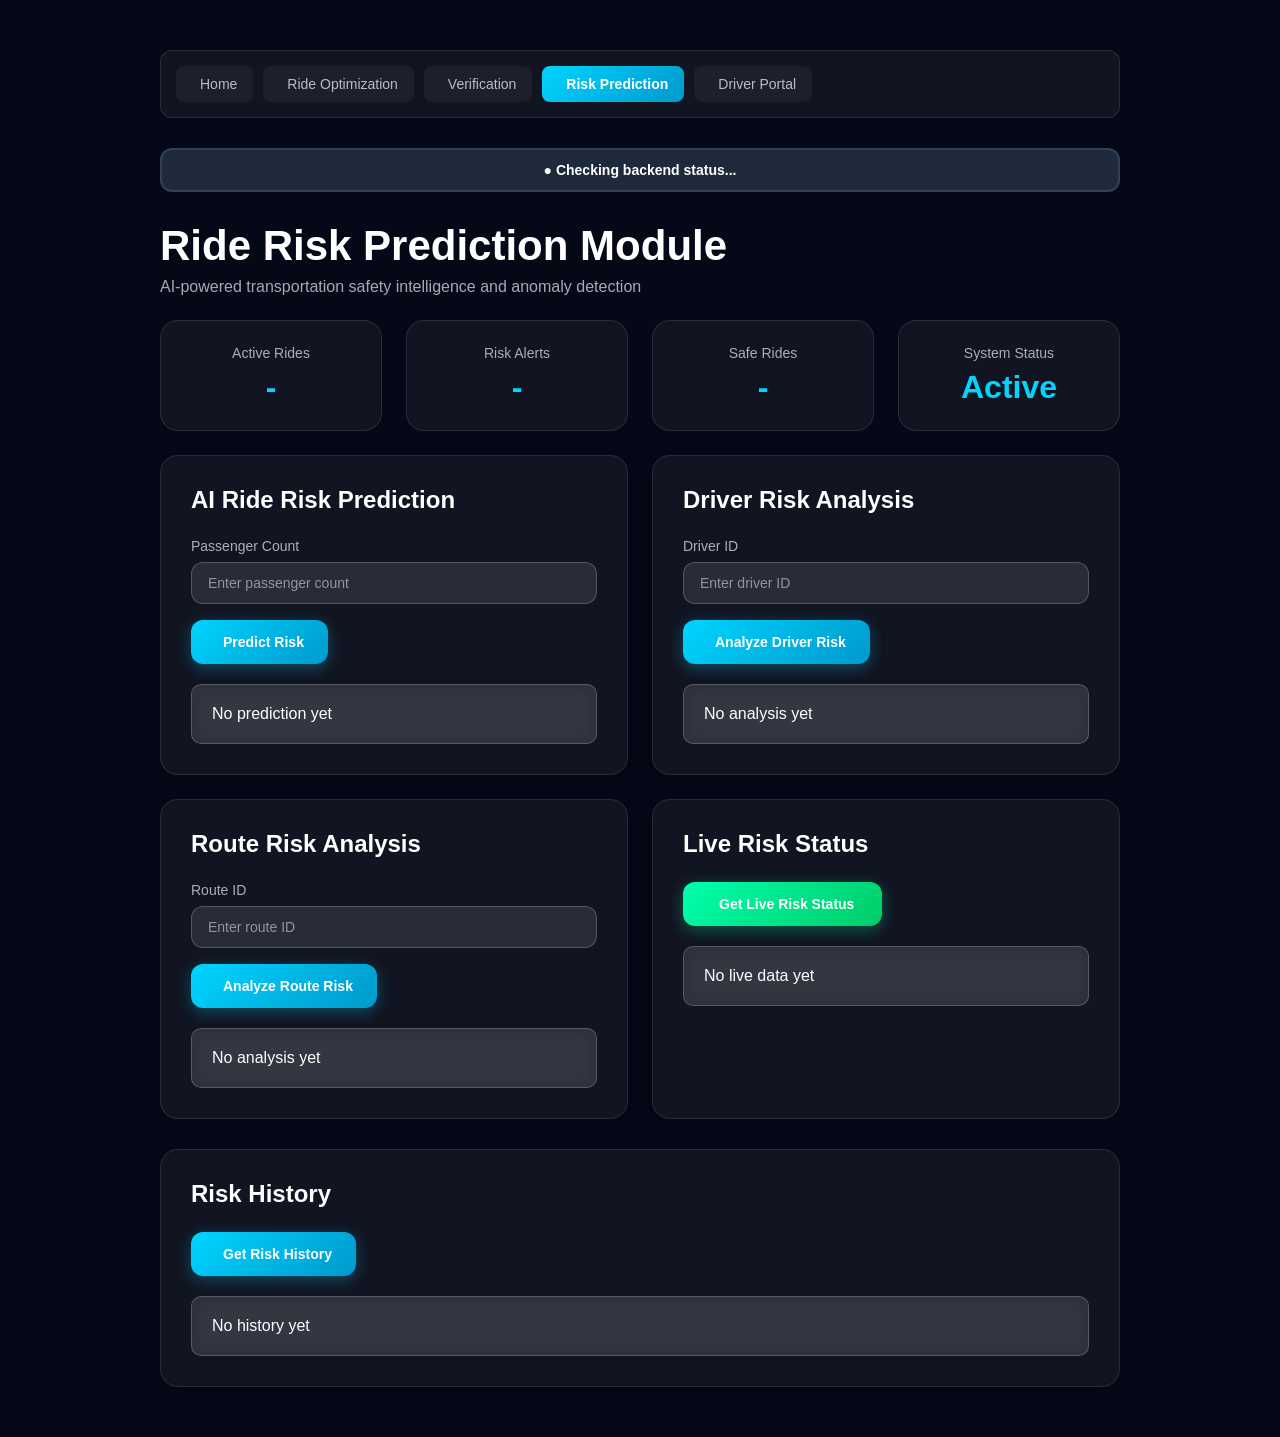
<file: frontend/pages/ride_risk.html>
<!DOCTYPE html>

<html>

<head>

    <title>

        Ride Risk Prediction

    </title>

    <link
        rel="stylesheet"
        href="../css/shared.css"
    >

    <link
        rel="stylesheet"
        href="../css/risk.css"
    >

</head>

<body>

<div class="container">

    <!-- ============================================= -->
    <!-- NAVIGATION -->
    <!-- ============================================= -->

    <nav class="page-nav">
        <a href="../index.html" class="nav-link">
            <i class="fa-solid fa-house"></i>
            Home
        </a>
        <a href="ride_optimization.html" class="nav-link">
            <i class="fa-solid fa-route"></i>
            Ride Optimization
        </a>
        <a href="user_verification.html" class="nav-link">
            <i class="fa-solid fa-shield-halved"></i>
            Verification
        </a>
        <a href="ride_risk.html" class="nav-link active">
            <i class="fa-solid fa-triangle-exclamation"></i>
            Risk Prediction
        </a>
        <a href="driver_portal.html" class="nav-link">
            <i class="fa-solid fa-user"></i>
            Driver Portal
        </a>
    </nav>

    <!-- ============================================= -->
    <!-- HEALTH INDICATOR -->
    <!-- ============================================= -->

    <div
        id="backendHealthIndicator"
        class="health-indicator"
    >
        ● Checking backend status...
    </div>

    <!-- ============================================= -->
    <!-- PAGE TITLE -->
    <!-- ============================================= -->

    <div class="section-title">
        <h1>Ride Risk Prediction Module</h1>
        <p>AI-powered transportation safety intelligence and anomaly detection</p>
    </div>

    <!-- ===================================================== -->
    <!-- DASHBOARD METRICS -->
    <!-- ===================================================== -->

    <div class="dashboard-grid-4">
        <div class="metrics-card">
            <h3>Active Rides</h3>
            <p id="activeRideCount">-</p>
        </div>
        <div class="metrics-card">
            <h3>Risk Alerts</h3>
            <p id="riskAlertCount">-</p>
        </div>
        <div class="metrics-card">
            <h3>Safe Rides</h3>
            <p id="safeRideCount">-</p>
        </div>
        <div class="metrics-card">
            <h3>System Status</h3>
            <p class="success">Active</p>
        </div>
    </div>

    <!-- ===================================================== -->
    <!-- RISK ANALYSIS GRID -->
    <!-- ===================================================== -->

    <div class="dashboard-grid-2">
        <!-- RISK PREDICTION -->
        <div class="glass-card">
            <div class="section-title">
                <h3>AI Ride Risk Prediction</h3>
            </div>
            <div class="input-group">
                <label for="risk_passenger_count">Passenger Count</label>
                <input
                    type="number"
                    id="risk_passenger_count"
                    placeholder="Enter passenger count"
                />
            </div>
            <button class="action-btn" onclick="runRiskPrediction()">
                <i class="fa-solid fa-brain"></i>
                Predict Risk
            </button>
            <div id="riskResult" class="result-container mt-20">
                No prediction yet
            </div>
        </div>

        <!-- DRIVER RISK ANALYSIS -->
        <div class="glass-card">
            <div class="section-title">
                <h3>Driver Risk Analysis</h3>
            </div>
            <div class="input-group">
                <label for="driverId">Driver ID</label>
                <input
                    type="text"
                    id="driverId"
                    placeholder="Enter driver ID"
                />
            </div>
            <button class="action-btn" onclick="analyzeDriverRisk()">
                <i class="fa-solid fa-user-shield"></i>
                Analyze Driver Risk
            </button>
            <div id="driverRiskResult" class="result-container mt-20">
                No analysis yet
            </div>
        </div>

        <!-- ROUTE RISK ANALYSIS -->
        <div class="glass-card">
            <div class="section-title">
                <h3>Route Risk Analysis</h3>
            </div>
            <div class="input-group">
                <label for="routeId">Route ID</label>
                <input
                    type="text"
                    id="routeId"
                    placeholder="Enter route ID"
                />
            </div>
            <button class="action-btn" onclick="analyzeRouteRisk()">
                <i class="fa-solid fa-route"></i>
                Analyze Route Risk
            </button>
            <div id="routeRiskResult" class="result-container mt-20">
                No analysis yet
            </div>
        </div>

        <!-- LIVE RISK STATUS -->
        <div class="glass-card">
            <div class="section-title">
                <h3>Live Risk Status</h3>
            </div>
            <button class="primary-btn" onclick="getLiveRisk()">
                <i class="fa-solid fa-bolt"></i>
                Get Live Risk Status
            </button>
            <div id="liveRiskResult" class="result-container mt-20">
                No live data yet
            </div>
        </div>
    </div>

    <!-- ===================================================== -->
    <!-- RISK HISTORY -->
    <!-- ===================================================== -->

    <div class="glass-card mt-30">
        <div class="section-title">
            <h3>Risk History</h3>
        </div>
        <button class="action-btn" onclick="getRiskHistory()">
            <i class="fa-solid fa-history"></i>
            Get Risk History
        </button>
        <div id="riskHistoryResult" class="result-container mt-20">
            No history yet
        </div>
    </div>

    <script src="../config.js"></script>
    <script src="../js/api.js"></script>
    <script src="../js/risk.js"></script>
    <script>
        async function updateHealthIndicator() {
            try {
                const health = await getBackendHealth();
                const indicator = document.getElementById("backendHealthIndicator");
                
                if (health && (health.status === "ok" || health.success)) {
                    indicator.className = "health-indicator healthy";
                    indicator.innerHTML = "● Backend Online";
                } else {
                    indicator.className = "health-indicator unhealthy";
                    indicator.innerHTML = "● Backend Offline";
                }
            } catch (error) {
                const indicator = document.getElementById("backendHealthIndicator");
                indicator.className = "health-indicator unhealthy";
                indicator.innerHTML = "● Backend Offline";
            }
        }

        async function updateDashboardMetrics() {
            try {
                const rides = await getActiveRides();
                if (rides && rides.success) {
                    const activeRides = rides.data || rides;
                    const rideCount = Object.keys(activeRides).length;
                    const activeRideCountEl = document.getElementById("activeRideCount");
                    if (activeRideCountEl) {
                        activeRideCountEl.textContent = rideCount;
                    }
                }
            } catch (error) {
                console.error("Failed to update dashboard metrics:", error);
            }
        }

        document.addEventListener("DOMContentLoaded", () => {
            updateHealthIndicator();
            updateDashboardMetrics();
            
            // Start periodic refresh for health and metrics
            if (typeof startPeriodicRefresh === 'function') {
                startPeriodicRefresh(updateHealthIndicator, 10000);
                startPeriodicRefresh(updateDashboardMetrics, 15000);
            }
        });
    </script>
</body>

</html>
</file>
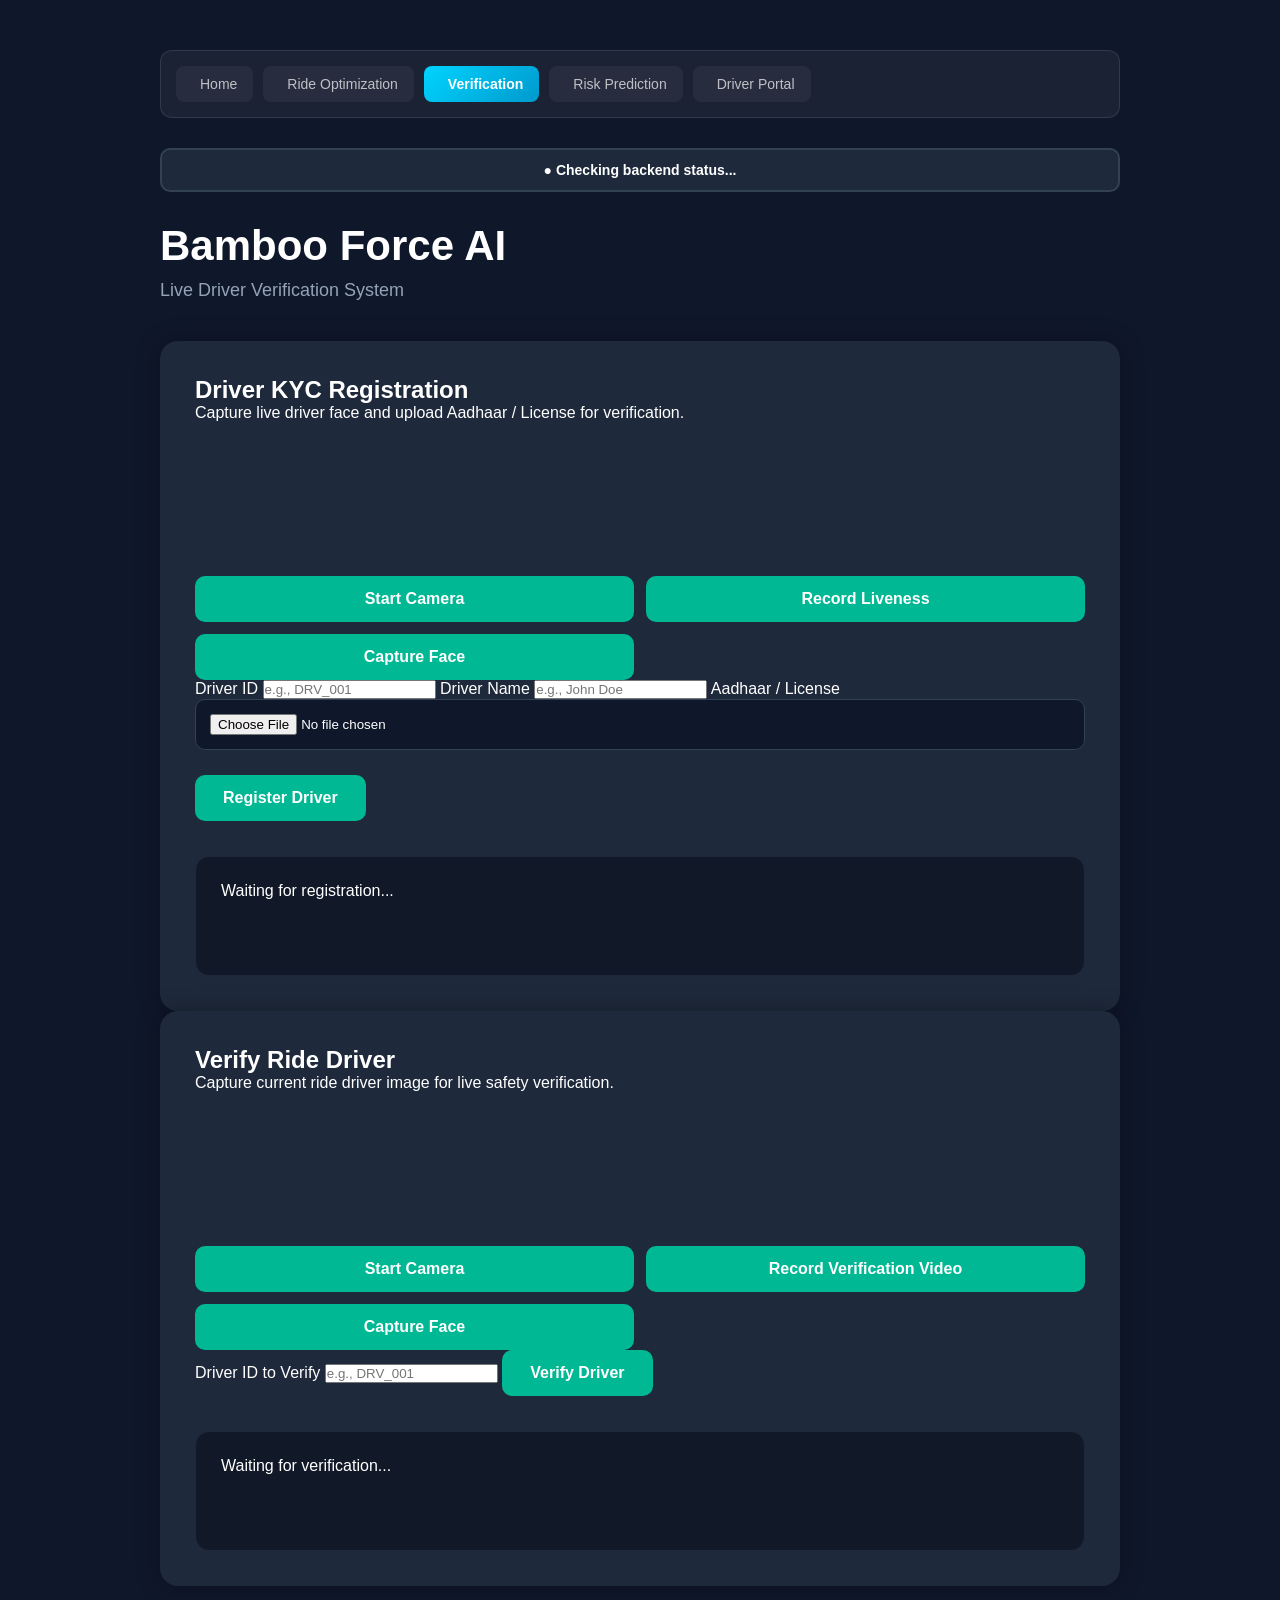
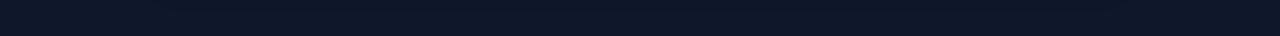
<file: frontend/pages/user_verification.html>
<!DOCTYPE html>

<html>

<head>

    <title>

        Bamboo Force AI

    </title>

    <link
        rel="stylesheet"
        href="../css/shared.css"
    >

    <link
        rel="stylesheet"
        href="../css/face_verification.css"
    >

</head>

<body>

<div class="container">

    <!-- ============================================= -->
    <!-- NAVIGATION -->
    <!-- ============================================= -->

    <nav class="page-nav">
        <a href="../index.html" class="nav-link">
            <i class="fa-solid fa-house"></i>
            Home
        </a>
        <a href="ride_optimization.html" class="nav-link">
            <i class="fa-solid fa-route"></i>
            Ride Optimization
        </a>
        <a href="user_verification.html" class="nav-link active">
            <i class="fa-solid fa-shield-halved"></i>
            Verification
        </a>
        <a href="ride_risk.html" class="nav-link">
            <i class="fa-solid fa-triangle-exclamation"></i>
            Risk Prediction
        </a>
        <a href="driver_portal.html" class="nav-link">
            <i class="fa-solid fa-user"></i>
            Driver Portal
        </a>
    </nav>

    <!-- ============================================= -->
    <!-- HEALTH INDICATOR -->
    <!-- ============================================= -->

    <div
        id="backendHealthIndicator"
        class="health-indicator"
    >
        ● Checking backend status...
    </div>

    <!-- ============================================= -->
    <!-- PAGE TITLE -->
    <!-- ============================================= -->

    <h1 class="title">

        Bamboo Force AI

    </h1>

    <p class="subtitle">

        Live Driver Verification System

    </p>

    <!-- ============================================= -->
    <!-- DRIVER KYC SECTION -->
    <!-- ============================================= -->

    <div class="card">

        <h2>

            Driver KYC Registration

        </h2>

        <p>

            Capture live driver face and upload
            Aadhaar / License for verification.

        </p>

        <!-- CAMERA -->

        <video

            id="driverVideo"

            autoplay

            playsinline

            class="camera"
        >

        </video>

        <!-- HIDDEN CANVAS -->

        <canvas

            id="driverCanvas"

            style="display:none;"
        >

        </canvas>

        <!-- CAMERA BUTTONS -->

        <div class="button-group">

            <button
                onclick="startDriverCamera()"
            >

                Start Camera

            </button>

            <button
                onclick="recordDriverVideo()"
            >

                Record Liveness

            </button>

            <button
                onclick="captureDriverFace()"
            >

                Capture Face

            </button>

        </div>

        <!-- DRIVER ID -->

        <label>

            Driver ID

        </label>

        <input
            type="text"
            id="driverId"
            placeholder="e.g., DRV_001"
        >

        <!-- DRIVER NAME -->

        <label>

            Driver Name

        </label>

        <input
            type="text"
            id="driverName"
            placeholder="e.g., John Doe"
        >

        <!-- ID PROOF -->

        <label>

            Aadhaar / License

        </label>

        <input
            type="file"
            id="driverIdProof"
        >

        <!-- REGISTER -->

        <button
            id="registerButton"
            onclick="handleDriverRegistration()"
        >

            Register Driver

        </button>

        <!-- RESULT -->

        <div
            id="driverResult"
            class="result-box"
        >

            Waiting for registration...

        </div>

    </div>

    <!-- ============================================= -->
    <!-- USER SIDE DRIVER VERIFICATION -->
    <!-- ============================================= -->

    <div class="card">

        <h2>

            Verify Ride Driver

        </h2>

        <p>

            Capture current ride driver image
            for live safety verification.

        </p>

        <!-- CAMERA -->

        <video

            id="verifyVideo"

            autoplay

            playsinline

            class="camera"
        >

        </video>

        <!-- HIDDEN CANVAS -->

        <canvas

            id="verifyCanvas"

            style="display:none;"
        >

        </canvas>

        <!-- CAMERA BUTTONS -->

        <div class="button-group">

            <button
                onclick="startVerifyCamera()"
            >

                Start Camera

            </button>

            <button
                onclick="recordVerifyVideo()"
            >

                Record Verification Video

            </button>

            <button
                onclick="captureVerifyFace()"
            >

                Capture Face

            </button>

        </div>

        <!-- DRIVER ID FOR VERIFICATION -->

        <label>

            Driver ID to Verify

        </label>

        <input
            type="text"
            id="verifyDriverId"
            placeholder="e.g., DRV_001"
        >

        <!-- VERIFY BUTTON -->

        <button
            id="verifyButton"
            onclick="handleVerify()"
        >

            Verify Driver

        </button>

        <!-- RESULT -->

        <div
            id="result"
            class="result-box"
        >

            Waiting for verification...

        </div>

    </div>

</div>

<script src="../config.js"></script>
<script src="../js/api.js"></script>
<script src="../js/face_verification.js"></script>

</body>

</html>
</file>
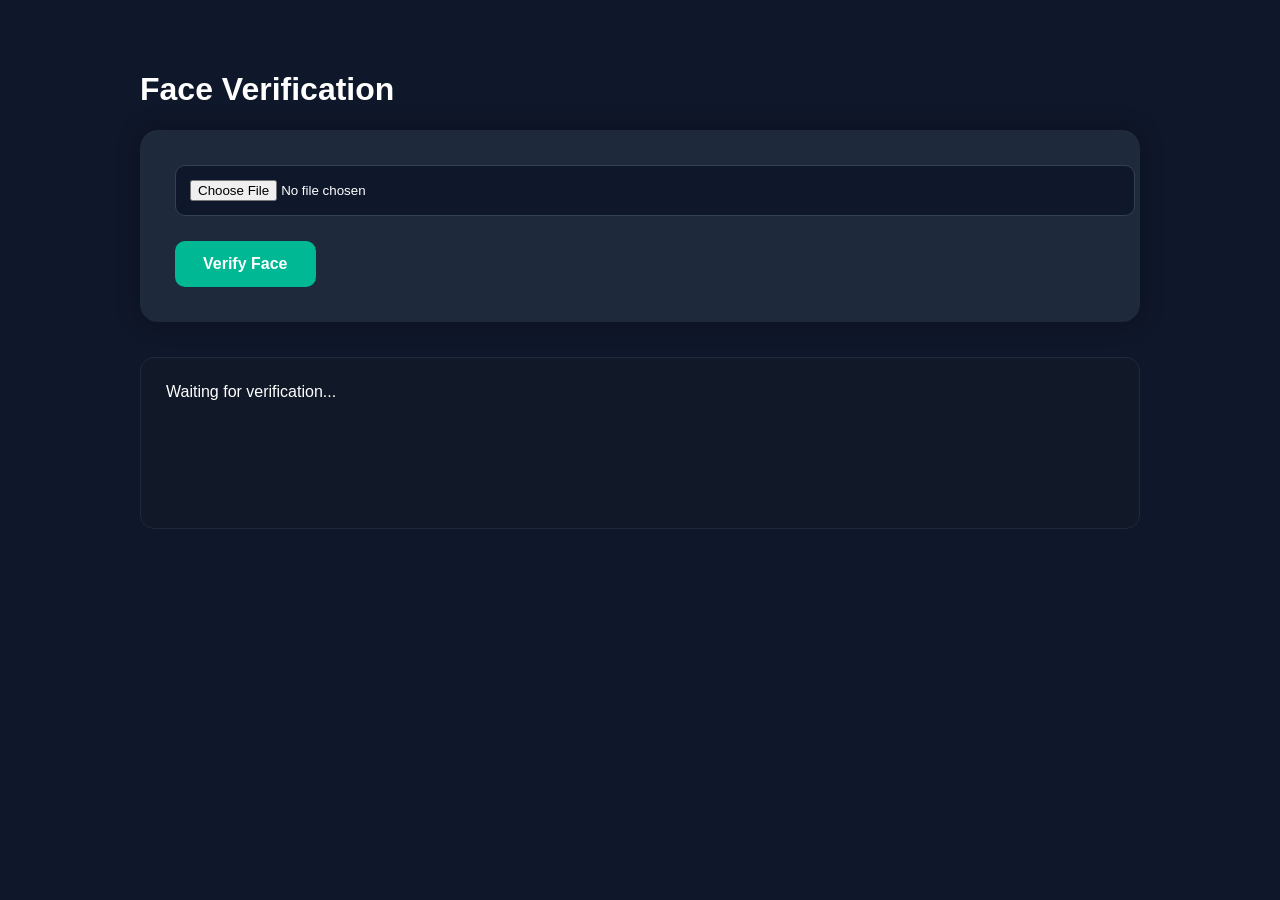
<file: frontend/pages/verify.html>
<!DOCTYPE html>

<html>

<head>

    <title>Bamboo Force AI</title>

    <link rel="stylesheet"

          href="../css/face_verification.css">
          

</head>

<body>

<div class="container">

    <h1>Face Verification</h1>

    <div class="card">

        <input

            type="file"

            id="imageInput"
        >

        <button onclick="handleVerify()">

            Verify Face

        </button>

    </div>

    <div

        id="result"

        class="result-box"
    >

        Waiting for verification...

    </div>

</div>

<script src="../js/api.js"></script>

<script src="../js/face_verification.js"></script>

</body>

</html>
</file>
<file: frontend/style.css>
/* =========================================================
   BAMBOO FORCE AI
   ULTIMATE UX SYSTEM
   Spotify Atmosphere + Instagram Simplicity + AI Feel
========================================================= */

/* =========================================================
   ROOT VARIABLES
========================================================= */

:root {

    --bg-primary: #050816;
    --bg-secondary: #0b1020;

    --surface:
        rgba(255,255,255,0.04);

    --surface-hover:
        rgba(255,255,255,0.07);

    --glass:
        rgba(255,255,255,0.06);

    --border:
        rgba(255,255,255,0.05);

    --text-primary: #ffffff;

    --text-secondary:
        rgba(255,255,255,0.66);

    --green: #00ffae;

    --blue: #00bfff;

    --purple: #7a5cff;

    --pink: #ff4fd8;

    --gradient-main:

        linear-gradient(
            135deg,
            #00ffae,
            #00bfff
        );

    --gradient-premium:

        linear-gradient(
            135deg,
            rgba(0,255,174,0.22),
            rgba(0,191,255,0.14),
            rgba(122,92,255,0.10)
        );

    --gradient-text:

        linear-gradient(
            135deg,
            #ffffff,
            #c6fff5
        );

    --transition:

        all 0.35s ease;
}

/* =========================================================
   RESET
========================================================= */

* {

    margin: 0;
    padding: 0;

    box-sizing: border-box;
}

html {

    scroll-behavior: smooth;
}

body {

    font-family: "Poppins", sans-serif;

    background: var(--bg-primary);

    color: var(--text-primary);

    overflow-x: hidden;

    min-height: 100vh;

    position: relative;
}

/* =========================================================
   CINEMATIC BACKGROUND
========================================================= */

.background-gradient {

    position: fixed;

    inset: 0;

    background:

        radial-gradient(
            circle at top left,
            rgba(0,255,174,0.15),
            transparent 28%
        ),

        radial-gradient(
            circle at top right,
            rgba(122,92,255,0.12),
            transparent 25%
        ),

        radial-gradient(
            circle at bottom right,
            rgba(0,191,255,0.14),
            transparent 30%
        ),

        radial-gradient(
            circle at bottom left,
            rgba(255,79,216,0.10),
            transparent 24%
        ),

        #050816;

    z-index: -10;
}

.grid-overlay {

    position: fixed;

    inset: 0;

    background-image:

        linear-gradient(
            rgba(255,255,255,0.018) 1px,
            transparent 1px
        ),

        linear-gradient(
            90deg,
            rgba(255,255,255,0.018) 1px,
            transparent 1px
        );

    background-size: 55px 55px;

    z-index: -9;
}

/* =========================================================
   FLOATING LIGHTS
========================================================= */

.blur-circle {

    position: fixed;

    width: 420px;
    height: 420px;

    border-radius: 50%;

    filter: blur(140px);

    opacity: 0.16;

    z-index: -8;
}

.blur-one {

    background: #00ffae;

    top: -180px;
    left: -160px;
}

.blur-two {

    background: #00bfff;

    bottom: -180px;
    right: -180px;
}

/* =========================================================
   APP LAYOUT
========================================================= */

.app-container {

    display: flex;

    min-height: 100vh;
}

/* =========================================================
   FLOATING SIDEBAR
========================================================= */

.sidebar {

    position: fixed;

    left: 22px;
    top: 22px;
    bottom: 22px;

    width: 285px;

    padding: 28px 20px;

    border-radius: 34px;

    background:

        rgba(12,18,32,0.78);

    backdrop-filter: blur(26px);

    border:
        1px solid rgba(255,255,255,0.05);

    display: flex;

    flex-direction: column;

    justify-content: space-between;

    z-index: 100;

    box-shadow:
        0 20px 40px rgba(0,0,0,0.30);
}

/* =========================================================
   LOGO
========================================================= */

.sidebar-logo {

    display: flex;

    align-items: center;

    gap: 16px;

    margin-bottom: 50px;
}

.logo-icon {

    width: 68px;
    height: 68px;

    border-radius: 24px;

    background: var(--gradient-main);

    display: flex;

    align-items: center;

    justify-content: center;

    color: #07111f;

    font-size: 1.8rem;

    box-shadow:
        0 0 40px rgba(0,255,174,0.28);
}

.sidebar-logo h2 {

    font-size: 1.22rem;

    font-weight: 700;
}

.sidebar-logo p {

    color: var(--text-secondary);

    font-size: 0.84rem;

    margin-top: 3px;
}

/* =========================================================
   NAVIGATION
========================================================= */

.sidebar-nav {

    display: flex;

    flex-direction: column;

    gap: 12px;

    flex: 1;
}

.nav-item {

    border: none;

    background: transparent;

    color: var(--text-secondary);

    padding: 17px 20px;

    border-radius: 20px;

    display: flex;

    align-items: center;

    gap: 16px;

    font-size: 0.96rem;

    font-weight: 500;

    cursor: pointer;

    transition: var(--transition);

    position: relative;

    overflow: hidden;
}

.nav-item:hover {

    background:
        rgba(255,255,255,0.06);

    color: white;

    transform:
        translateX(6px);
}

.nav-item.active {

    background:

        linear-gradient(
            135deg,
            rgba(0,255,174,0.92),
            rgba(0,191,255,0.92)
        );

    color: #07111f;

    font-weight: 700;

    box-shadow:
        0 16px 30px rgba(0,255,174,0.18);
}

.nav-item i {

    width: 20px;
}

/* =========================================================
   STATUS PANEL
========================================================= */

.sidebar-status {

    padding: 24px;

    border-radius: 28px;

    background:
        rgba(255,255,255,0.05);

    border:
        1px solid rgba(255,255,255,0.05);

    backdrop-filter: blur(16px);
}

.status-header {

    display: flex;

    align-items: center;

    gap: 12px;

    margin-bottom: 20px;

    font-weight: 600;
}

.status-dot {

    width: 12px;
    height: 12px;

    border-radius: 50%;

    background: var(--green);

    box-shadow:
        0 0 18px var(--green);

    animation:
        pulse 1.6s infinite;
}

@keyframes pulse {

    0% {

        opacity: 1;
    }

    50% {

        opacity: 0.45;
    }

    100% {

        opacity: 1;
    }
}

.status-grid {

    display: flex;

    flex-direction: column;

    gap: 15px;
}

.status-item {

    display: flex;

    justify-content: space-between;

    align-items: center;

    font-size: 0.88rem;
}

.status-item span {

    color: var(--text-secondary);
}

.status-item strong {

    color: var(--green);
}

/* =========================================================
   MAIN CONTENT
========================================================= */

.main-content {

    margin-left: 340px;

    width: calc(100% - 340px);

    padding: 34px 36px 60px;
}

/* =========================================================
   TOPBAR
========================================================= */

.topbar {

    display: flex;

    justify-content: space-between;

    align-items: center;

    margin-bottom: 26px;

    flex-wrap: wrap;

    gap: 20px;
}

.topbar h1 {

    font-size: 2.2rem;

    font-weight: 800;
}

.topbar p {

    color: var(--text-secondary);

    margin-top: 5px;
}

/* =========================================================
   FLOAT BUTTON
========================================================= */

.launch-btn {

    border: none;

    background: var(--gradient-main);

    color: #07111f;

    padding: 15px 24px;

    border-radius: 18px;

    font-weight: 700;

    cursor: pointer;

    display: flex;

    align-items: center;

    gap: 10px;

    transition: var(--transition);

    animation:
        floatButton 3s ease-in-out infinite;
}

.launch-btn:hover {

    transform:
        translateY(-5px);

    box-shadow:
        0 16px 30px rgba(0,255,174,0.24);
}

@keyframes floatButton {

    0% {

        transform: translateY(0);
    }

    50% {

        transform: translateY(-5px);
    }

    100% {

        transform: translateY(0);
    }
}

/* =========================================================
   SYSTEM STATUS STRIP
========================================================= */

.system-banner {

    display: flex;

    flex-wrap: wrap;

    gap: 14px;

    margin-bottom: 36px;
}

.system-item {

    padding: 12px 18px;

    border-radius: 18px;

    background:
        rgba(255,255,255,0.05);

    border:
        1px solid rgba(255,255,255,0.05);

    display: flex;

    align-items: center;

    gap: 10px;

    color: var(--text-secondary);

    font-size: 0.88rem;

    backdrop-filter: blur(12px);
}

.system-dot {

    width: 10px;
    height: 10px;

    border-radius: 50%;

    background: var(--green);

    box-shadow:
        0 0 16px var(--green);
}

/* =========================================================
   CONTENT SECTIONS
========================================================= */

.content-section {

    display: none;

    animation:
        fadeIn 0.45s ease;
}

.active-section {

    display: block;
}

@keyframes fadeIn {

    from {

        opacity: 0;

        transform:
            translateY(20px);
    }

    to {

        opacity: 1;

        transform:
            translateY(0);
    }
}

/* =========================================================
   IMMERSIVE HERO
========================================================= */

.hero-banner {

    position: relative;

    overflow: hidden;

    border-radius: 42px;

    padding: 70px;

    background:

        linear-gradient(
            135deg,
            rgba(255,255,255,0.08),
            rgba(255,255,255,0.03)
        );

    border:
        1px solid rgba(255,255,255,0.06);

    backdrop-filter: blur(22px);

    margin-bottom: 40px;

    box-shadow:
        0 24px 50px rgba(0,0,0,0.32);
}

.hero-banner::before {

    content: "";

    position: absolute;

    inset: 0;

    background:

        radial-gradient(
            circle at top right,
            rgba(0,255,174,0.14),
            transparent 35%
        ),

        linear-gradient(
            90deg,
            transparent,
            rgba(255,255,255,0.03),
            transparent
        );

    animation:
        scanMove 7s linear infinite;
}

@keyframes scanMove {

    0% {

        transform: translateX(-100%);
    }

    100% {

        transform: translateX(100%);
    }
}

.hero-badge {

    display: inline-flex;

    align-items: center;

    gap: 10px;

    padding: 12px 18px;

    border-radius: 50px;

    background:
        rgba(255,255,255,0.07);

    border:
        1px solid rgba(255,255,255,0.06);

    color: var(--green);

    margin-bottom: 30px;

    font-size: 0.9rem;
}

.hero-banner h1 {

    font-size: 4.2rem;

    line-height: 1.02;

    max-width: 920px;

    margin-bottom: 26px;

    font-weight: 800;

    background: var(--gradient-text);

    -webkit-background-clip: text;

    -webkit-text-fill-color: transparent;
}

.hero-banner p {

    max-width: 760px;

    color: var(--text-secondary);

    font-size: 1.06rem;

    line-height: 1.9;

    margin-bottom: 38px;
}

/* =========================================================
   BUTTONS
========================================================= */

.hero-actions {

    display: flex;

    gap: 18px;

    flex-wrap: wrap;
}

.primary-btn,
.secondary-btn,
.module-btn {

    border: none;

    border-radius: 18px;

    cursor: pointer;

    transition: var(--transition);

    font-weight: 700;
}

.primary-btn {

    background: var(--gradient-main);

    color: #07111f;

    padding: 17px 28px;
}

.secondary-btn {

    background:
        rgba(255,255,255,0.06);

    color: white;

    border:
        1px solid rgba(255,255,255,0.06);

    padding: 17px 28px;
}

.primary-btn:hover,
.secondary-btn:hover,
.module-btn:hover {

    transform:
        translateY(-5px);

    box-shadow:
        0 14px 28px rgba(0,255,174,0.14);
}

/* =========================================================
   METRICS
========================================================= */

.metrics-strip {

    display: grid;

    grid-template-columns:
        repeat(auto-fit, minmax(190px, 1fr));

    gap: 22px;

    margin-bottom: 34px;
}

.metric-box {

    padding: 28px;

    border-radius: 28px;

    background:
        rgba(255,255,255,0.05);

    backdrop-filter: blur(16px);

    transition: var(--transition);

    position: relative;

    overflow: hidden;
}

.metric-box::before {

    content: "";

    position: absolute;

    inset: 0;

    background:
        linear-gradient(
            135deg,
            rgba(0,255,174,0.06),
            transparent
        );

    opacity: 0;

    transition: 0.4s;
}

.metric-box:hover::before {

    opacity: 1;
}

.metric-box:hover {

    transform:
        translateY(-6px);
}

.metric-box h3 {

    color: var(--text-secondary);

    font-size: 0.92rem;

    margin-bottom: 12px;
}

.metric-box p {

    font-size: 2.3rem;

    font-weight: 800;

    color: var(--green);
}

/* =========================================================
   QUICK ACTIONS
========================================================= */

.quick-actions {

    display: flex;

    gap: 18px;

    flex-wrap: wrap;

    margin-bottom: 42px;
}

.quick-btn {

    border: none;

    background:
        rgba(255,255,255,0.05);

    color: white;

    padding: 16px 22px;

    border-radius: 18px;

    display: flex;

    align-items: center;

    gap: 12px;

    font-weight: 600;

    cursor: pointer;

    transition: var(--transition);

    backdrop-filter: blur(14px);
}

.quick-btn:hover {

    transform:
        translateY(-5px);

    background:
        rgba(255,255,255,0.08);
}

/* =========================================================
   FEATURED MODULE
========================================================= */

.module-grid {

    display: grid;

    grid-template-columns:
        repeat(auto-fit, minmax(340px, 1fr));

    gap: 32px;
}

.module-card {

    position: relative;

    overflow: hidden;

    border-radius: 36px;

    padding: 40px;

    background:
        rgba(255,255,255,0.05);

    backdrop-filter: blur(18px);

    transition: var(--transition);

    min-height: 420px;
}

.module-card:hover {

    transform:
        translateY(-12px)
        scale(1.01);

    box-shadow:
        0 26px 50px rgba(0,0,0,0.34);
}

.module-card::before {

    content: "";

    position: absolute;

    inset: 0;

    background:

        linear-gradient(
            135deg,
            rgba(0,255,174,0.08),
            transparent,
            rgba(122,92,255,0.05)
        );

    opacity: 0;

    transition: 0.5s;
}

.module-card:hover::before {

    opacity: 1;
}

/* =========================================================
   LIVE TAG
========================================================= */

.live-tag {

    display: inline-flex;

    align-items: center;

    gap: 8px;

    padding: 8px 14px;

    border-radius: 50px;

    background:
        rgba(0,255,174,0.12);

    color: var(--green);

    font-size: 0.78rem;

    font-weight: 700;

    margin-bottom: 22px;
}

/* =========================================================
   MODULE ICON
========================================================= */

.module-icon {

    width: 82px;
    height: 82px;

    border-radius: 28px;

    background: var(--gradient-main);

    display: flex;

    align-items: center;

    justify-content: center;

    color: #07111f;

    font-size: 2rem;

    margin-bottom: 26px;

    box-shadow:
        0 0 34px rgba(0,255,174,0.24);
}

.module-card h3 {

    font-size: 1.6rem;

    margin-bottom: 18px;
}

.module-card p {

    color: var(--text-secondary);

    line-height: 1.9;

    margin-bottom: 26px;
}

/* =========================================================
   FEATURES
========================================================= */

.module-features {

    display: flex;

    flex-wrap: wrap;

    gap: 12px;
}

.module-features span {

    padding: 10px 14px;

    border-radius: 14px;

    background:
        rgba(255,255,255,0.06);

    color: var(--text-secondary);

    font-size: 0.82rem;
}

/* =========================================================
   MODULE BUTTON
========================================================= */

.module-btn {

    width: 100%;

    padding: 16px;

    margin-top: 30px;

    background:
        rgba(255,255,255,0.06);

    color: white;
}

/* =========================================================
   SECTION TITLES
========================================================= */

.section-title {

    margin-bottom: 38px;
}

.section-title h2 {

    font-size: 2.8rem;

    margin-bottom: 10px;
}

.section-title p {

    color: var(--text-secondary);

    line-height: 1.8;
}

/* =========================================================
   PLACEHOLDER
========================================================= */

.placeholder-box {

    padding: 100px 40px;

    border-radius: 36px;

    background:
        rgba(255,255,255,0.05);

    backdrop-filter: blur(18px);

    text-align: center;
}

.placeholder-box i {

    font-size: 3.4rem;

    color: var(--green);

    margin-bottom: 24px;
}

.placeholder-box h3 {

    font-size: 2rem;

    margin-bottom: 16px;
}

.placeholder-box p {

    color: var(--text-secondary);

    line-height: 1.8;
}

/* =========================================================
   RESPONSIVE
========================================================= */

@media (max-width: 1200px) {

    .hero-banner h1 {

        font-size: 3.4rem;
    }
}

@media (max-width: 992px) {

    .sidebar {

        width: 95px;
    }

    .sidebar-logo h2,
    .sidebar-logo p,
    .status-header span,
    .status-grid {

        display: none;
    }

    .nav-item {

        justify-content: center;
    }

    .main-content {

        margin-left: 130px;

        width: calc(100% - 130px);
    }
}

@media (max-width: 768px) {

    .app-container {

        flex-direction: column;
    }

    .sidebar {

        position: relative;

        width: calc(100% - 24px);

        left: 12px;
        right: 12px;
        top: 12px;
        bottom: auto;

        height: auto;

        flex-direction: row;

        overflow-x: auto;
    }

    .sidebar-nav {

        flex-direction: row;
    }

    .main-content {

        width: 100%;

        margin-left: 0;

        padding: 24px;
    }

    .hero-banner {

        padding: 48px 32px;
    }

    .hero-banner h1 {

        font-size: 2.5rem;
    }
}

@media (max-width: 500px) {

    .hero-banner h1 {

        font-size: 2rem;
    }

    .hero-actions,
    .quick-actions {

        flex-direction: column;
    }

    .primary-btn,
    .secondary-btn,
    .quick-btn {

        width: 100%;
    }

    .module-card {

        padding: 30px;
    }
}
</file>
<file: frontend/css/shared.css>
/* =========================================================
   BAMBOO FORCE AI
   SHARED DESIGN SYSTEM
   Reusable component styling across all pages
========================================================= */

/* =========================================================
   ROOT VARIABLES
========================================================= */

:root {
    --bg-primary: #050816;
    --bg-secondary: #0b1020;
    --surface: rgba(255, 255, 255, 0.04);
    --surface-hover: rgba(255, 255, 255, 0.07);
    --glass: rgba(255, 255, 255, 0.06);
    --border: rgba(255, 255, 255, 0.05);
    --text-primary: #ffffff;
    --text-secondary: rgba(255, 255, 255, 0.66);
    --green: #00ffae;
    --blue: #00d4ff;
    --purple: #7a5cff;
    --pink: #ff4fd8;
    --gradient-main: linear-gradient(135deg, #00ffae, #00bfff);
    --gradient-premium: linear-gradient(135deg, rgba(0, 255, 174, 0.22), rgba(0, 191, 255, 0.14), rgba(122, 92, 255, 0.10));
    --gradient-text: linear-gradient(135deg, #ffffff, #c6fff5);
    --transition: all 0.3s ease;
    --radius-sm: 8px;
    --radius-md: 12px;
    --radius-lg: 18px;
    --shadow-sm: 0 4px 15px rgba(0, 0, 0, 0.2);
    --shadow-md: 0 6px 20px rgba(0, 0, 0, 0.3);
    --shadow-lg: 0 8px 30px rgba(0, 0, 0, 0.4);
}

/* =========================================================
   RESET
========================================================= */

* {
    margin: 0;
    padding: 0;
    box-sizing: border-box;
}

html {
    scroll-behavior: smooth;
}

body {
    font-family: "Poppins", sans-serif;
    background: var(--bg-primary);
    color: var(--text-primary);
    overflow-x: hidden;
    min-height: 100vh;
    position: relative;
}

/* =========================================================
   CONTAINER
========================================================= */

.container {
    width: 90%;
    max-width: 1200px;
    margin: auto;
    padding: 40px 20px;
}

@media (max-width: 768px) {
    .container {
        width: 95%;
        padding: 20px 15px;
    }
}

/* =========================================================
   GLASS CARD
========================================================= */

.glass-card {
    background: rgba(255, 255, 255, 0.05);
    backdrop-filter: blur(10px);
    border: 1px solid rgba(255, 255, 255, 0.1);
    border-radius: var(--radius-lg);
    padding: 30px;
    box-shadow: var(--shadow-sm);
    transition: var(--transition);
}

.glass-card:hover {
    background: rgba(255, 255, 255, 0.08);
    border-color: rgba(255, 255, 255, 0.15);
    box-shadow: var(--shadow-md);
}

/* =========================================================
   BUTTONS
========================================================= */

.action-btn {
    padding: 14px 24px;
    border: none;
    border-radius: var(--radius-md);
    background: linear-gradient(135deg, #00d4ff, #0099cc);
    color: white;
    font-weight: 600;
    font-size: 14px;
    cursor: pointer;
    transition: var(--transition);
    box-shadow: 0 4px 15px rgba(0, 212, 255, 0.3);
    display: inline-flex;
    align-items: center;
    gap: 8px;
    justify-content: center;
}

.action-btn:hover {
    transform: translateY(-2px);
    box-shadow: 0 6px 20px rgba(0, 212, 255, 0.5);
}

.action-btn:disabled {
    opacity: 0.6;
    cursor: not-allowed;
    transform: none;
}

.primary-btn {
    padding: 14px 28px;
    border: none;
    border-radius: var(--radius-md);
    background: linear-gradient(135deg, #00ffae, #00cc66);
    color: white;
    font-weight: 600;
    font-size: 14px;
    cursor: pointer;
    transition: var(--transition);
    box-shadow: 0 4px 15px rgba(0, 255, 174, 0.3);
    display: inline-flex;
    align-items: center;
    gap: 8px;
    justify-content: center;
}

.primary-btn:hover {
    transform: translateY(-2px);
    box-shadow: 0 6px 20px rgba(0, 255, 174, 0.5);
}

.danger-btn {
    padding: 14px 24px;
    border: none;
    border-radius: var(--radius-md);
    background: linear-gradient(135deg, #ff4444, #cc0000);
    color: white;
    font-weight: 600;
    font-size: 14px;
    cursor: pointer;
    transition: var(--transition);
    box-shadow: 0 4px 15px rgba(255, 68, 68, 0.3);
    display: inline-flex;
    align-items: center;
    gap: 8px;
    justify-content: center;
}

.danger-btn:hover {
    transform: translateY(-2px);
    box-shadow: 0 6px 20px rgba(255, 68, 68, 0.5);
}

.success-btn {
    padding: 14px 24px;
    border: none;
    border-radius: var(--radius-md);
    background: linear-gradient(135deg, #00ff88, #00cc66);
    color: white;
    font-weight: 600;
    font-size: 14px;
    cursor: pointer;
    transition: var(--transition);
    box-shadow: 0 4px 15px rgba(0, 255, 136, 0.3);
    display: inline-flex;
    align-items: center;
    gap: 8px;
    justify-content: center;
}

.success-btn:hover {
    transform: translateY(-2px);
    box-shadow: 0 6px 20px rgba(0, 255, 136, 0.5);
}

/* =========================================================
   BUTTON GROUP
========================================================= */

.button-group {
    display: grid;
    grid-template-columns: repeat(auto-fit, minmax(150px, 1fr));
    gap: 12px;
}

.button-group-2 {
    display: grid;
    grid-template-columns: repeat(2, 1fr);
    gap: 12px;
}

.button-group-3 {
    display: grid;
    grid-template-columns: repeat(3, 1fr);
    gap: 12px;
}

@media (max-width: 768px) {
    .button-group-2,
    .button-group-3 {
        grid-template-columns: 1fr;
    }
}

/* =========================================================
   STATUS BADGES
========================================================= */

.status-badge {
    display: inline-block;
    padding: 6px 16px;
    border-radius: 20px;
    font-size: 12px;
    font-weight: 600;
    margin: 5px 0;
    text-transform: uppercase;
    letter-spacing: 0.5px;
}

.status-badge.active {
    background: linear-gradient(135deg, #00ff88, #00cc66);
    color: white;
}

.status-badge.completed {
    background: linear-gradient(135deg, #00d4ff, #0099cc);
    color: white;
}

.status-badge.cancelled {
    background: linear-gradient(135deg, #ff4444, #cc0000);
    color: white;
}

.status-badge.pending {
    background: linear-gradient(135deg, #ffaa00, #ff8800);
    color: white;
}

.status-badge.unknown {
    background: linear-gradient(135deg, #666666, #444444);
    color: white;
}

/* =========================================================
   RISK BADGES
========================================================= */

.risk-badge {
    display: inline-block;
    padding: 6px 16px;
    border-radius: 20px;
    font-size: 12px;
    font-weight: 600;
    margin: 5px 0;
    text-transform: uppercase;
    letter-spacing: 0.5px;
}

.risk-badge.low {
    background: linear-gradient(135deg, #00ff88, #00cc66);
    color: white;
}

.risk-badge.medium {
    background: linear-gradient(135deg, #ffaa00, #ff8800);
    color: white;
}

.risk-badge.high {
    background: linear-gradient(135deg, #ff4444, #cc0000);
    color: white;
}

/* =========================================================
   INPUT GROUP
========================================================= */

.input-group {
    display: flex;
    flex-direction: column;
    gap: 8px;
    margin-bottom: 16px;
}

.input-group label {
    font-size: 14px;
    color: var(--text-secondary);
    font-weight: 500;
}

.input-group input,
.input-group select,
.input-group textarea {
    padding: 12px 16px;
    border-radius: var(--radius-md);
    border: 1px solid rgba(255, 255, 255, 0.2);
    background: rgba(255, 255, 255, 0.1);
    color: white;
    font-size: 14px;
    font-family: "Poppins", sans-serif;
    transition: var(--transition);
}

.input-group input:focus,
.input-group select:focus,
.input-group textarea:focus {
    outline: none;
    border-color: var(--blue);
    box-shadow: 0 0 10px rgba(0, 212, 255, 0.3);
}

.input-group input::placeholder,
.input-group textarea::placeholder {
    color: rgba(255, 255, 255, 0.5);
}

/* =========================================================
   DASHBOARD GRID
========================================================= */

.dashboard-grid {
    display: grid;
    grid-template-columns: repeat(auto-fit, minmax(300px, 1fr));
    gap: 24px;
    margin: 24px 0;
}

.dashboard-grid-2 {
    display: grid;
    grid-template-columns: repeat(2, 1fr);
    gap: 24px;
    margin: 24px 0;
}

.dashboard-grid-3 {
    display: grid;
    grid-template-columns: repeat(3, 1fr);
    gap: 24px;
    margin: 24px 0;
}

.dashboard-grid-4 {
    display: grid;
    grid-template-columns: repeat(4, 1fr);
    gap: 24px;
    margin: 24px 0;
}

@media (max-width: 1024px) {
    .dashboard-grid-4 {
        grid-template-columns: repeat(2, 1fr);
    }
}

@media (max-width: 768px) {
    .dashboard-grid-2,
    .dashboard-grid-3,
    .dashboard-grid-4 {
        grid-template-columns: 1fr;
    }
}

/* =========================================================
   METRICS CARD
========================================================= */

.metrics-card {
    background: rgba(255, 255, 255, 0.05);
    backdrop-filter: blur(10px);
    border: 1px solid rgba(255, 255, 255, 0.1);
    border-radius: var(--radius-lg);
    padding: 24px;
    text-align: center;
    transition: var(--transition);
}

.metrics-card:hover {
    background: rgba(255, 255, 255, 0.08);
    border-color: rgba(255, 255, 255, 0.15);
    transform: translateY(-4px);
}

.metrics-card h3 {
    font-size: 14px;
    color: var(--text-secondary);
    margin-bottom: 8px;
    font-weight: 500;
}

.metrics-card p {
    font-size: 32px;
    font-weight: 700;
    color: var(--blue);
    margin: 0;
}

/* =========================================================
   LOADING SPINNER
========================================================= */

.loading-spinner {
    display: inline-block;
    width: 20px;
    height: 20px;
    border: 3px solid rgba(255, 255, 255, 0.3);
    border-radius: 50%;
    border-top-color: var(--blue);
    animation: spin 1s linear infinite;
}

@keyframes spin {
    to {
        transform: rotate(360deg);
    }
}

.loading-spinner-lg {
    width: 40px;
    height: 40px;
    border-width: 4px;
}

.loading-overlay {
    position: fixed;
    top: 0;
    left: 0;
    width: 100%;
    height: 100%;
    background: rgba(5, 8, 22, 0.8);
    backdrop-filter: blur(5px);
    display: flex;
    align-items: center;
    justify-content: center;
    z-index: 9999;
}

.loading-overlay .loading-spinner-lg {
    border-top-color: var(--blue);
}

/* =========================================================
   TOAST NOTIFICATIONS
========================================================= */

.toast-container {
    position: fixed;
    top: 20px;
    right: 20px;
    z-index: 10000;
    display: flex;
    flex-direction: column;
    gap: 10px;
    max-width: 350px;
}

.toast {
    padding: 16px 20px;
    border-radius: var(--radius-md);
    background: rgba(30, 41, 59, 0.95);
    backdrop-filter: blur(10px);
    border: 1px solid rgba(255, 255, 255, 0.1);
    color: white;
    font-size: 14px;
    font-weight: 500;
    box-shadow: var(--shadow-md);
    animation: slideIn 0.3s ease;
    display: flex;
    align-items: center;
    gap: 12px;
}

.toast.success {
    border-left: 4px solid #00ff88;
}

.toast.error {
    border-left: 4px solid #ff4444;
}

.toast.warning {
    border-left: 4px solid #ffaa00;
}

.toast.info {
    border-left: 4px solid #00d4ff;
}

@keyframes slideIn {
    from {
        transform: translateX(100%);
        opacity: 0;
    }
    to {
        transform: translateX(0);
        opacity: 1;
    }
}

@keyframes slideOut {
    from {
        transform: translateX(0);
        opacity: 1;
    }
    to {
        transform: translateX(100%);
        opacity: 0;
    }
}

/* =========================================================
   SECTION TITLE
========================================================= */

.section-title {
    margin-bottom: 24px;
}

.section-title h1 {
    font-size: 42px;
    font-weight: 700;
    color: white;
    margin-bottom: 8px;
}

.section-title h2 {
    font-size: 32px;
    font-weight: 600;
    color: white;
    margin-bottom: 8px;
}

.section-title h3 {
    font-size: 24px;
    font-weight: 600;
    color: white;
    margin-bottom: 8px;
}

.section-title p {
    font-size: 16px;
    color: var(--text-secondary);
    margin: 0;
}

@media (max-width: 768px) {
    .section-title h1 {
        font-size: 32px;
    }
    .section-title h2 {
        font-size: 24px;
    }
    .section-title h3 {
        font-size: 20px;
    }
}

/* =========================================================
   PAGE NAVIGATION
========================================================= */

.page-nav {
    display: flex;
    flex-wrap: wrap;
    gap: 10px;
    padding: 16px;
    background: rgba(255, 255, 255, 0.05);
    border-radius: var(--radius-md);
    margin-bottom: 30px;
    border: 1px solid rgba(255, 255, 255, 0.1);
}

.nav-link {
    display: flex;
    align-items: center;
    gap: 8px;
    padding: 10px 16px;
    border-radius: var(--radius-sm);
    text-decoration: none;
    color: rgba(255, 255, 255, 0.7);
    font-size: 14px;
    font-weight: 500;
    transition: var(--transition);
    background: rgba(255, 255, 255, 0.05);
}

.nav-link:hover {
    background: rgba(0, 212, 255, 0.2);
    color: var(--blue);
    transform: translateY(-1px);
}

.nav-link.active {
    background: linear-gradient(135deg, #00d4ff, #0099cc);
    color: white;
    font-weight: 600;
}

.nav-link i {
    font-size: 16px;
}

/* =========================================================
   HEALTH INDICATOR
========================================================= */

.health-indicator {
    padding: 12px 20px;
    border-radius: var(--radius-md);
    font-size: 14px;
    font-weight: 600;
    margin-bottom: 30px;
    text-align: center;
    background: #1e293b;
    border: 2px solid #334155;
    transition: var(--transition);
}

.health-indicator.healthy {
    background: #064e3b;
    border-color: #10b981;
    color: #10b981;
}

.health-indicator.unhealthy {
    background: #450a0a;
    border-color: #ef4444;
    color: #ef4444;
}

/* =========================================================
   MODAL / POPUP SYSTEM
========================================================= */

.modal-overlay {
    position: fixed;
    top: 0;
    left: 0;
    width: 100%;
    height: 100%;
    background: rgba(0, 0, 0, 0.7);
    backdrop-filter: blur(8px);
    display: flex;
    align-items: center;
    justify-content: center;
    z-index: 1000;
    opacity: 0;
    visibility: hidden;
    transition: opacity 0.3s ease, visibility 0.3s ease;
}

.modal-overlay.active {
    opacity: 1;
    visibility: visible;
}

.modal-content {
    background: rgba(15, 23, 42, 0.95);
    backdrop-filter: blur(20px);
    border: 1px solid rgba(0, 212, 255, 0.3);
    border-radius: var(--radius-lg);
    padding: 30px;
    max-width: 600px;
    width: 90%;
    max-height: 80vh;
    overflow-y: auto;
    box-shadow: 0 25px 50px -12px rgba(0, 0, 0, 0.5);
    transform: scale(0.9);
    transition: transform 0.3s ease;
}

.modal-overlay.active .modal-content {
    transform: scale(1);
}

.modal-header {
    display: flex;
    justify-content: space-between;
    align-items: center;
    margin-bottom: 20px;
    padding-bottom: 15px;
    border-bottom: 1px solid rgba(255, 255, 255, 0.1);
}

.modal-header h3 {
    margin: 0;
    font-size: 24px;
    font-weight: 700;
    background: linear-gradient(135deg, #00d4ff, #0099cc);
    -webkit-background-clip: text;
    -webkit-text-fill-color: transparent;
    background-clip: text;
}

.modal-close {
    background: rgba(255, 255, 255, 0.1);
    border: none;
    color: white;
    width: 36px;
    height: 36px;
    border-radius: 50%;
    cursor: pointer;
    display: flex;
    align-items: center;
    justify-content: center;
    font-size: 18px;
    transition: var(--transition);
}

.modal-close:hover {
    background: rgba(239, 68, 68, 0.3);
    color: #ef4444;
}

.modal-body {
    color: rgba(255, 255, 255, 0.8);
}

.modal-item {
    padding: 15px;
    background: rgba(255, 255, 255, 0.03);
    border: 1px solid rgba(255, 255, 255, 0.05);
    border-radius: var(--radius-md);
    margin-bottom: 10px;
    transition: var(--transition);
}

.modal-item:hover {
    background: rgba(255, 255, 255, 0.05);
    border-color: rgba(0, 212, 255, 0.2);
}

.modal-item h4 {
    margin: 0 0 8px 0;
    font-size: 16px;
    font-weight: 600;
    color: var(--blue);
}

.modal-item p {
    margin: 4px 0;
    font-size: 14px;
    color: rgba(255, 255, 255, 0.6);
}

.modal-item .modal-item-value {
    font-weight: 600;
    color: white;
}

.modal-empty {
    text-align: center;
    padding: 40px 20px;
    color: rgba(255, 255, 255, 0.5);
}

.modal-empty i {
    font-size: 48px;
    margin-bottom: 15px;
    opacity: 0.5;
}

/* =========================================================
   HOVER TOOLTIPS
========================================================= */

[data-tooltip] {
    position: relative;
    cursor: pointer;
}

[data-tooltip]:hover::after {
    content: attr(data-tooltip);
    position: absolute;
    bottom: 100%;
    left: 50%;
    transform: translateX(-50%) translateY(-8px);
    background: rgba(15, 23, 42, 0.95);
    backdrop-filter: blur(10px);
    border: 1px solid rgba(0, 212, 255, 0.3);
    color: white;
    padding: 8px 12px;
    border-radius: var(--radius-sm);
    font-size: 12px;
    font-weight: 500;
    white-space: nowrap;
    z-index: 100;
    opacity: 0;
    animation: fadeIn 0.2s ease forwards;
}

@keyframes fadeIn {
    from {
        opacity: 0;
        transform: translateX(-50%) translateY(-4px);
    }
    to {
        opacity: 1;
        transform: translateX(-50%) translateY(-8px);
    }
}

/* =========================================================
   INTERACTIVE CARDS
========================================================= */

.interactive-card {
    cursor: pointer;
    transition: var(--transition);
}

.interactive-card:hover {
    transform: translateY(-4px);
    box-shadow: 0 20px 40px -15px rgba(0, 212, 255, 0.3);
    border-color: rgba(0, 212, 255, 0.4);
}

.interactive-card:active {
    transform: translateY(-2px);
}

.interactive-card .card-icon {
    transition: var(--transition);
}

.interactive-card:hover .card-icon {
    transform: scale(1.1);
    color: var(--blue);
}

/* =========================================================
   LIVE COUNTERS
========================================================= */

.live-counter {
    font-size: 32px;
    font-weight: 800;
    background: linear-gradient(135deg, #00d4ff, #0099cc);
    -webkit-background-clip: text;
    -webkit-text-fill-color: transparent;
    background-clip: text;
}

.live-counter.updating {
    animation: pulse 0.5s ease;
}

@keyframes pulse {
    0%, 100% {
        opacity: 1;
    }
    50% {
        opacity: 0.5;
    }
}

/* =========================================================
   PROGRESS BARS
========================================================= */

.progress-bar {
    width: 100%;
    height: 8px;
    background: rgba(255, 255, 255, 0.1);
    border-radius: 4px;
    overflow: hidden;
}

.progress-bar-fill {
    height: 100%;
    background: linear-gradient(90deg, #00d4ff, #0099cc);
    border-radius: 4px;
    transition: width 0.5s ease;
}

.progress-bar-fill.success {
    background: linear-gradient(90deg, #10b981, #059669);
}

.progress-bar-fill.warning {
    background: linear-gradient(90deg, #f59e0b, #d97706);
}

.progress-bar-fill.danger {
    background: linear-gradient(90deg, #ef4444, #dc2626);
}

/* =========================================================
   ACTIVITY TIMELINE
========================================================= */

.activity-timeline {
    position: relative;
    padding-left: 20px;
}

.activity-timeline::before {
    content: '';
    position: absolute;
    left: 0;
    top: 0;
    bottom: 0;
    width: 2px;
    background: linear-gradient(180deg, #00d4ff, rgba(0, 212, 255, 0.1));
}

.activity-item {
    position: relative;
    padding: 10px 0 10px 20px;
    margin-bottom: 10px;
}

.activity-item::before {
    content: '';
    position: absolute;
    left: -5px;
    top: 16px;
    width: 12px;
    height: 12px;
    border-radius: 50%;
    background: #00d4ff;
    border: 2px solid rgba(15, 23, 42, 1);
}

.activity-item h5 {
    margin: 0 0 4px 0;
    font-size: 14px;
    font-weight: 600;
    color: white;
}

.activity-item p {
    margin: 0;
    font-size: 12px;
    color: rgba(255, 255, 255, 0.6);
}

.activity-item .activity-time {
    font-size: 11px;
    color: rgba(255, 255, 255, 0.4);
}

.health-indicator.unhealthy {
    background: #450a0a;
    border-color: #ef4444;
    color: #ef4444;
}

/* =========================================================
   RIDE ITEM / HISTORY ITEM
========================================================= */

.ride-item,
.history-item {
    padding: 16px;
    margin: 10px 0;
    background: rgba(255, 255, 255, 0.05);
    border-radius: var(--radius-md);
    border: 1px solid rgba(255, 255, 255, 0.1);
    backdrop-filter: blur(10px);
    display: flex;
    justify-content: space-between;
    align-items: center;
    gap: 12px;
    transition: var(--transition);
}

.ride-item:hover,
.history-item:hover {
    background: rgba(255, 255, 255, 0.08);
    border-color: rgba(255, 255, 255, 0.15);
}

.ride-item strong,
.history-item strong {
    color: var(--blue);
    font-size: 16px;
}

.history-list,
.ride-list {
    max-height: 300px;
    overflow-y: auto;
    padding: 10px 0;
}

/* =========================================================
   EMPTY STATE
========================================================= */

.empty-state {
    padding: 40px;
    text-align: center;
    background: rgba(255, 255, 255, 0.05);
    border-radius: var(--radius-lg);
    border: 1px dashed rgba(255, 255, 255, 0.2);
}

.empty-state i {
    font-size: 48px;
    color: var(--text-secondary);
    margin-bottom: 16px;
}

.empty-state h3 {
    font-size: 20px;
    color: white;
    margin-bottom: 8px;
}

.empty-state p {
    font-size: 14px;
    color: var(--text-secondary);
    margin-bottom: 16px;
}

/* =========================================================
   RESULT CONTAINER
========================================================= */

.result-container {
    padding: 20px;
    border-radius: var(--radius-md);
    background: rgba(255, 255, 255, 0.1);
    backdrop-filter: blur(10px);
    border: 1px solid rgba(255, 255, 255, 0.2);
    color: white;
    margin-top: 20px;
}

.result-container h3 {
    color: var(--blue);
    margin-bottom: 12px;
}

.result-container p {
    margin: 8px 0;
}

/* =========================================================
   ERROR & SUCCESS MESSAGES
========================================================= */

.error {
    color: #ff4444;
    font-weight: 500;
}

.success {
    color: #00ff88;
    font-weight: 500;
}

.warning {
    color: #ffaa00;
    font-weight: 500;
}

/* =========================================================
   RESPONSIVE HELPERS
========================================================= */

@media (max-width: 768px) {
    .page-nav {
        flex-direction: column;
    }
    
    .nav-link {
        width: 100%;
        justify-content: center;
    }
    
    .button-group {
        grid-template-columns: 1fr;
    }
}

/* =========================================================
   UTILITY CLASSES
========================================================= */

.text-center {
    text-align: center;
}

.text-left {
    text-align: left;
}

.text-right {
    text-align: right;
}

.mt-10 {
    margin-top: 10px;
}

.mt-20 {
    margin-top: 20px;
}

.mt-30 {
    margin-top: 30px;
}

.mb-10 {
    margin-bottom: 10px;
}

.mb-20 {
    margin-bottom: 20px;
}

.mb-30 {
    margin-bottom: 30px;
}

.p-10 {
    padding: 10px;
}

.p-20 {
    padding: 20px;
}

.p-30 {
    padding: 30px;
}

.flex {
    display: flex;
}

.flex-center {
    display: flex;
    align-items: center;
    justify-content: center;
}

.flex-between {
    display: flex;
    align-items: center;
    justify-content: space-between;
}

.flex-wrap {
    flex-wrap: wrap;
}

.gap-10 {
    gap: 10px;
}

.gap-20 {
    gap: 20px;
}

.gap-30 {
    gap: 30px;
}
</file>
<file: frontend/css/face_verification.css>
/* =========================================================
   BAMBOO FORCE AI
   FACE VERIFICATION PAGE
========================================================= */

body {

    margin: 0;

    padding: 0;

    background: #0f172a;

    font-family: Arial, sans-serif;

    color: white;
}

/* =========================================================
   MAIN CONTAINER
========================================================= */

.container {

    width: 80%;

    max-width: 1000px;

    margin: auto;

    padding: 50px 20px;
}

/* =========================================================
   PAGE TITLE
========================================================= */

.title {

    font-size: 42px;

    font-weight: bold;

    margin-bottom: 10px;

    color: #ffffff;
}

.subtitle {

    font-size: 18px;

    color: #94a3b8;

    margin-bottom: 40px;
}

/* =========================================================
   HEALTH INDICATOR
========================================================= */

.health-indicator {

    padding: 12px 20px;

    border-radius: 10px;

    font-size: 14px;

    font-weight: bold;

    margin-bottom: 30px;

    text-align: center;

    background: #1e293b;

    border: 2px solid #334155;

    transition: all 0.3s ease;
}

.health-indicator.healthy {

    background: #064e3b;

    border-color: #10b981;

    color: #10b981;
}

.health-indicator.unhealthy {

    background: #450a0a;

    border-color: #ef4444;

    color: #ef4444;
}

/* =========================================================
   RIDE ACTION STYLES
========================================================= */

.ride-section {

    margin-top: 60px;

    padding: 20px;
}

.ride-container {

    display: flex;

    flex-direction: column;

    gap: 20px;

    max-width: 600px;
}

.input-group {

    display: flex;

    flex-direction: column;

    gap: 8px;
}

.input-group label {

    font-size: 14px;

    color: #94a3b8;

    font-weight: bold;
}

.input-group input {

    padding: 12px 16px;

    border-radius: 10px;

    border: 1px solid rgba(255, 255, 255, 0.2);

    background: rgba(255, 255, 255, 0.1);

    color: white;

    font-size: 14px;

    transition: all 0.3s ease;
}

.input-group input:focus {

    outline: none;

    border-color: #00d4ff;

    box-shadow: 0 0 10px rgba(0, 212, 255, 0.3);
}

.input-group input::placeholder {

    color: rgba(255, 255, 255, 0.5);
}

.button-group {

    display: grid;

    grid-template-columns: repeat(2, 1fr);

    gap: 12px;
}

.action-btn {

    padding: 14px 20px;

    border: none;

    border-radius: 10px;

    background: linear-gradient(135deg, #00d4ff, #0099cc);

    color: white;

    font-weight: bold;

    font-size: 14px;

    cursor: pointer;

    transition: all 0.3s ease;

    box-shadow: 0 4px 15px rgba(0, 212, 255, 0.3);
}

.action-btn:hover {

    transform: translateY(-2px);

    box-shadow: 0 6px 20px rgba(0, 212, 255, 0.5);
}

.action-btn:disabled {

    opacity: 0.6;

    cursor: not-allowed;

    transform: none;
}

#rideActionResult {

    padding: 20px;

    border-radius: 10px;

    background: rgba(255, 255, 255, 0.1);

    backdrop-filter: blur(10px);

    border: 1px solid rgba(255, 255, 255, 0.2);

    color: white;
}

.history-item {

    padding: 12px;

    margin: 8px 0;

    background: rgba(0, 212, 255, 0.1);

    border-radius: 8px;

    border-left: 4px solid #00d4ff;
}

.history-list {

    max-height: 250px;

    overflow-y: auto;

    padding: 10px 0;
}

/* =========================================================
   STATUS BADGES
========================================================= */

.status-badge {

    display: inline-block;

    padding: 6px 16px;

    border-radius: 20px;

    font-size: 12px;

    font-weight: bold;

    margin: 5px 0;
}

.status-badge.active {

    background: linear-gradient(135deg, #00ff88, #00cc66);

    color: white;
}

.status-badge.completed {

    background: linear-gradient(135deg, #00d4ff, #0099cc);

    color: white;
}

.status-badge.cancelled {

    background: linear-gradient(135deg, #ff4444, #cc0000);

    color: white;
}

.status-badge.pending {

    background: linear-gradient(135deg, #ffaa00, #ff8800);

    color: white;
}

/* =========================================================
   RIDE ITEM CARDS
========================================================= */

.ride-item {

    padding: 16px;

    margin: 10px 0;

    background: rgba(255, 255, 255, 0.05);

    border-radius: 12px;

    border: 1px solid rgba(255, 255, 255, 0.1);

    backdrop-filter: blur(10px);
}

.ride-item strong {

    color: #00d4ff;

    font-size: 16px;
}

.ride-list {

    max-height: 300px;

    overflow-y: auto;

    padding: 10px 0;
}

/* =========================================================
   VERIFICATION BADGE
========================================================= */

.verification-badge {

    margin-bottom: 15px;
}

/* =========================================================
   NO RIDES STATE
========================================================= */

.no-rides {

    padding: 20px;

    text-align: center;

    background: rgba(255, 255, 255, 0.05);

    border-radius: 10px;

    border: 1px dashed rgba(255, 255, 255, 0.2);
}

/* =========================================================
   PAGE NAVIGATION
========================================================= */

.page-nav {

    display: flex;

    flex-wrap: wrap;

    gap: 10px;

    padding: 15px;

    background: rgba(255, 255, 255, 0.05);

    border-radius: 12px;

    margin-bottom: 30px;

    border: 1px solid rgba(255, 255, 255, 0.1);
}

.nav-link {

    display: flex;

    align-items: center;

    gap: 8px;

    padding: 10px 16px;

    border-radius: 8px;

    text-decoration: none;

    color: rgba(255, 255, 255, 0.7);

    font-size: 14px;

    font-weight: 500;

    transition: all 0.3s ease;

    background: rgba(255, 255, 255, 0.05);
}

.nav-link:hover {

    background: rgba(0, 212, 255, 0.2);

    color: #00d4ff;

    transform: translateY(-1px);
}

.nav-link.active {

    background: linear-gradient(135deg, #00d4ff, #0099cc);

    color: white;

    font-weight: 600;
}

.nav-link i {

    font-size: 16px;
}

/* =========================================================
   TOAST NOTIFICATIONS
========================================================= */

.toast-container {

    position: fixed;

    top: 20px;

    right: 20px;

    z-index: 1000;

    display: flex;

    flex-direction: column;

    gap: 10px;
}

.toast {

    padding: 15px 20px;

    border-radius: 10px;

    background: rgba(30, 41, 59, 0.95);

    backdrop-filter: blur(10px);

    border: 1px solid rgba(255, 255, 255, 0.1);

    color: white;

    font-size: 14px;

    font-weight: 500;

    box-shadow: 0 4px 15px rgba(0, 0, 0, 0.3);

    animation: slideIn 0.3s ease;

    max-width: 300px;
}

.toast.success {

    border-left: 4px solid #00ff88;
}

.toast.error {

    border-left: 4px solid #ff4444;
}

.toast.warning {

    border-left: 4px solid #ffaa00;
}

.toast.info {

    border-left: 4px solid #00d4ff;
}

@keyframes slideIn {

    from {

        transform: translateX(100%);

        opacity: 0;

    }

    to {

        transform: translateX(0);

        opacity: 1;

    }
}

@keyframes slideOut {

    from {

        transform: translateX(0);

        opacity: 1;

    }

    to {

        transform: translateX(100%);

        opacity: 0;

    }
}

/* =========================================================
   CARD
========================================================= */

.card {

    background: #1e293b;

    border-radius: 18px;

    padding: 35px;

    box-shadow: 0 0 25px rgba(0, 0, 0, 0.3);
}

/* =========================================================
   FILE INPUT
========================================================= */

input[type="file"] {

    width: 100%;

    margin-bottom: 25px;

    padding: 14px;

    border-radius: 10px;

    background: #0f172a;

    color: white;

    border: 1px solid #334155;

    cursor: pointer;
}

/* =========================================================
   BUTTON
========================================================= */

button {

    background: #00b894;

    color: white;

    border: none;

    padding: 14px 28px;

    border-radius: 10px;

    font-size: 16px;

    font-weight: bold;

    cursor: pointer;

    transition: 0.3s ease;
}

button:hover {

    background: #00d8a7;

    transform: translateY(-2px);
}

/* =========================================================
   RESULT BOX
========================================================= */

.result-box {

    margin-top: 35px;

    background: #111827;

    border-radius: 14px;

    padding: 25px;

    min-height: 120px;

    border: 1px solid #1e293b;
}

/* =========================================================
   SUCCESS / ERROR STATES
========================================================= */

.success {

    color: #00ffae;

    font-weight: bold;
}

.error {

    color: #ff4f6d;

    font-weight: bold;
}

/* =========================================================
   JSON / RESPONSE OUTPUT
========================================================= */

pre {

    background: #020617;

    padding: 16px;

    border-radius: 10px;

    overflow-x: auto;

    color: #cbd5e1;

    margin-top: 15px;
}

/* =========================================================
   RESPONSIVE DESIGN
========================================================= */

@media (max-width: 768px) {

    .container {

        width: 92%;

        padding: 30px 10px;
    }

    .title {

        font-size: 32px;
    }

    .card {

        padding: 25px;
    }

    button {

        width: 100%;
    }
}
</file>
<file: frontend/css/optimization.css>
/* =========================================================
   BAMBOO FORCE AI
   FINAL PREMIUM UI STYLESHEET
========================================================= */

/* =========================================================
   ROOT VARIABLES
========================================================= */

:root {

    --bg-primary: #07111f;
    --bg-secondary: #0d1728;

    --card-bg: rgba(255,255,255,0.05);
    --card-hover: rgba(255,255,255,0.08);

    --text-primary: #ffffff;
    --text-secondary: rgba(255,255,255,0.72);
    --text-muted: rgba(255,255,255,0.45);

    --accent-primary: #00ffae;
    --accent-secondary: #00aaff;

    --success: #00ffae;
    --danger: #ff5f7a;

    --border-light: rgba(255,255,255,0.08);

    --shadow-glow:
        0 0 35px rgba(0,255,174,0.18);

    --shadow-card:
        0 20px 45px rgba(0,0,0,0.28);

    --transition-fast: 0.3s;
    --transition-smooth: 0.4s;
}

/* =========================================================
   GLOBAL RESET
========================================================= */

* {

    margin: 0;
    padding: 0;

    box-sizing: border-box;
}

html {

    scroll-behavior: smooth;
}

body {

    font-family: "Poppins", sans-serif;

    background: var(--bg-primary);

    color: var(--text-primary);

    overflow-x: hidden;

    min-height: 100vh;

    position: relative;
}

/* =========================================================
   CUSTOM SCROLLBAR
========================================================= */

::-webkit-scrollbar {

    width: 10px;
}

::-webkit-scrollbar-track {

    background: var(--bg-primary);
}

::-webkit-scrollbar-thumb {

    background: linear-gradient(
        var(--accent-primary),
        var(--accent-secondary)
    );

    border-radius: 20px;
}

/* =========================================================
   BACKGROUND EFFECTS
========================================================= */

.background-gradient {

    position: fixed;

    inset: 0;

    background:
        radial-gradient(
            circle at top left,
            rgba(0,255,174,0.16),
            transparent 28%
        ),
        radial-gradient(
            circle at bottom right,
            rgba(0,170,255,0.14),
            transparent 35%
        ),
        var(--bg-primary);

    z-index: -5;
}

.grid-overlay {

    position: fixed;

    inset: 0;

    background-image:
        linear-gradient(
            rgba(255,255,255,0.02) 1px,
            transparent 1px
        ),
        linear-gradient(
            90deg,
            rgba(255,255,255,0.02) 1px,
            transparent 1px
        );

    background-size: 40px 40px;

    z-index: -4;
}

.blur-circle {

    position: fixed;

    width: 380px;
    height: 380px;

    border-radius: 50%;

    filter: blur(110px);

    opacity: 0.22;

    z-index: -3;
}

.blur-one {

    background: var(--accent-primary);

    top: -120px;
    left: -120px;
}

.blur-two {

    background: var(--accent-secondary);

    bottom: -120px;
    right: -120px;
}

/* =========================================================
   NAVBAR
========================================================= */

.navbar {

    width: 100%;

    padding: 18px 8%;

    display: flex;

    justify-content: space-between;

    align-items: center;

    position: sticky;

    top: 0;

    z-index: 1000;

    backdrop-filter: blur(20px);

    background: rgba(5,10,20,0.65);

    border-bottom: 1px solid var(--border-light);
}

.logo-container {

    display: flex;

    align-items: center;

    gap: 14px;
}

.logo {

    width: 58px;
    height: 58px;

    border-radius: 18px;

    display: flex;

    justify-content: center;

    align-items: center;

    background: linear-gradient(
        135deg,
        var(--accent-primary),
        var(--accent-secondary)
    );

    color: var(--bg-primary);

    font-size: 24px;

    font-weight: 700;

    box-shadow: var(--shadow-glow);
}

.logo-text h1 {

    font-size: 1.25rem;

    font-weight: 700;
}

.logo-text p {

    font-size: 0.82rem;

    color: var(--text-secondary);
}

.nav-links {

    display: flex;

    gap: 28px;
}

.nav-links a {

    text-decoration: none;

    color: var(--text-primary);

    opacity: 0.85;

    transition: var(--transition-fast);
}

.nav-links a:hover {

    color: var(--accent-primary);
}

.nav-btn {

    padding: 13px 24px;

    border: none;

    border-radius: 16px;

    background: linear-gradient(
        135deg,
        var(--accent-primary),
        var(--accent-secondary)
    );

    color: var(--bg-primary);

    font-weight: 700;

    cursor: pointer;

    transition: var(--transition-smooth);
}

.nav-btn:hover {

    transform: translateY(-4px);

    box-shadow:
        0 15px 35px rgba(0,255,174,0.28);
}

/* =========================================================
   HERO SECTION
========================================================= */

.hero-section {

    min-height: 100vh;

    padding: 100px 8%;

    display: flex;

    align-items: center;

    justify-content: space-between;

    gap: 70px;

    flex-wrap: wrap;
}

.hero-left {

    flex: 1;

    min-width: 320px;
}

.hero-badge {

    display: inline-flex;

    align-items: center;

    gap: 10px;

    padding: 12px 18px;

    border-radius: 50px;

    background: rgba(255,255,255,0.06);

    border: 1px solid var(--border-light);

    color: var(--accent-primary);

    margin-bottom: 30px;

    font-size: 0.9rem;
}

.hero-left h1 {

    font-size: 4.4rem;

    line-height: 1.12;

    margin-bottom: 28px;

    font-weight: 800;

    text-shadow:
        0 0 22px rgba(0,255,174,0.12);
}

.hero-left h1 span {

    background: linear-gradient(
        135deg,
        var(--accent-primary),
        var(--accent-secondary)
    );

    -webkit-background-clip: text;

    -webkit-text-fill-color: transparent;
}

.hero-left p {

    font-size: 1.08rem;

    line-height: 1.9;

    color: var(--text-secondary);

    max-width: 720px;

    margin-bottom: 42px;
}

/* =========================================================
   BENEFITS
========================================================= */

.hero-benefits {

    display: flex;

    flex-wrap: wrap;

    gap: 15px;

    margin-bottom: 40px;
}

.benefit {

    display: flex;

    align-items: center;

    gap: 10px;

    padding: 12px 18px;

    border-radius: 16px;

    background: rgba(255,255,255,0.05);

    border: 1px solid var(--border-light);

    transition: var(--transition-fast);
}

.benefit:hover {

    transform: translateY(-3px);

    border-color: rgba(0,255,174,0.25);
}

.benefit i {

    color: var(--accent-primary);
}

/* =========================================================
   BUTTONS
========================================================= */

.hero-buttons {

    display: flex;

    flex-wrap: wrap;

    gap: 20px;
}

.primary-btn,
.secondary-btn,
.submit-btn {

    border: none;

    cursor: pointer;

    transition: var(--transition-smooth);
}

.primary-btn,
.submit-btn {

    padding: 16px 30px;

    border-radius: 18px;

    background: linear-gradient(
        135deg,
        var(--accent-primary),
        var(--accent-secondary)
    );

    color: var(--bg-primary);

    font-weight: 700;

    font-size: 1rem;
}

.primary-btn:hover,
.submit-btn:hover {

    transform: translateY(-5px) scale(1.02);

    box-shadow:
        0 15px 35px rgba(0,255,174,0.28);
}

.secondary-btn {

    padding: 16px 30px;

    border-radius: 18px;

    background: transparent;

    border: 1px solid rgba(255,255,255,0.14);

    color: white;

    font-weight: 600;
}

.secondary-btn:hover {

    background: rgba(255,255,255,0.08);

    transform: translateY(-4px);
}

/* =========================================================
   HERO VISUAL
========================================================= */

.hero-right {

    flex: 1;

    min-width: 320px;

    display: flex;

    justify-content: center;

    position: relative;
}

.glass-card {

    width: 100%;

    max-width: 430px;

    padding: 36px;

    border-radius: 30px;

    background: rgba(255,255,255,0.06);

    border: 1px solid var(--border-light);

    backdrop-filter: blur(24px);

    box-shadow: var(--shadow-card);

    animation:
        floatAnimation 5s ease-in-out infinite;
}

@keyframes floatAnimation {

    0% {

        transform: translateY(0px);
    }

    50% {

        transform: translateY(-12px);
    }

    100% {

        transform: translateY(0px);
    }
}

.card-top {

    display: flex;

    align-items: center;

    gap: 10px;

    margin-bottom: 22px;
}

.live-dot {

    width: 12px;
    height: 12px;

    border-radius: 50%;

    background: var(--success);

    box-shadow:
        0 0 15px var(--success);

    animation: pulse 1.5s infinite;
}

@keyframes pulse {

    0% { opacity: 1; }

    50% { opacity: 0.45; }

    100% { opacity: 1; }
}

.ai-card h3 {

    font-size: 1.8rem;

    margin-bottom: 30px;
}

.card-metrics {

    display: flex;

    flex-direction: column;

    gap: 20px;
}

.metric-item {

    display: flex;

    justify-content: space-between;

    align-items: center;

    padding: 16px 18px;

    border-radius: 18px;

    background: rgba(255,255,255,0.05);
}

.metric-item span {

    color: var(--text-secondary);
}

.metric-item strong {

    color: var(--accent-primary);
}

.floating-alert,
.mini-card {

    position: absolute;

    background: rgba(255,255,255,0.08);

    border: 1px solid var(--border-light);

    backdrop-filter: blur(16px);

    border-radius: 18px;

    padding: 14px 18px;

    font-size: 0.9rem;
}

.floating-alert {

    top: -25px;
    right: 0;

    color: var(--accent-primary);
}

.mini-card-one {

    bottom: 60px;
    left: -20px;
}

.mini-card-two {

    bottom: -20px;
    right: 25px;
}

/* =========================================================
   COMMON SECTION
========================================================= */

section {

    padding: 100px 8%;
}

.section-header {

    text-align: center;

    margin-bottom: 70px;
}

.section-header h2 {

    font-size: 2.8rem;

    margin-bottom: 16px;
}

.section-header p {

    color: var(--text-secondary);

    max-width: 720px;

    margin: auto;

    line-height: 1.8;
}

/* =========================================================
   FEATURES
========================================================= */

.features-grid {

    display: grid;

    grid-template-columns:
        repeat(auto-fit, minmax(260px, 1fr));

    gap: 30px;
}

.feature-card {

    position: relative;

    overflow: hidden;

    padding: 35px;

    border-radius: 28px;

    background: var(--card-bg);

    border: 1px solid var(--border-light);

    transition: var(--transition-smooth);
}

.feature-card::before {

    content: "";

    position: absolute;

    inset: 0;

    background: linear-gradient(
        135deg,
        rgba(0,255,174,0.08),
        transparent
    );

    opacity: 0;

    transition: var(--transition-smooth);
}

.feature-card:hover::before {

    opacity: 1;
}

.feature-card:hover {

    transform: translateY(-10px);

    border-color: rgba(0,255,174,0.25);
}

.feature-card i {

    font-size: 2rem;

    color: var(--accent-primary);

    margin-bottom: 24px;
}

.feature-card h3 {

    margin-bottom: 14px;
}

.feature-card p {

    color: var(--text-secondary);

    line-height: 1.8;
}

/* =========================================================
   FORM SECTION
========================================================= */

.ride-container {

    display: flex;

    flex-wrap: wrap;

    gap: 40px;
}

.ride-info,
.ride-form {

    flex: 1;

    min-width: 320px;

    padding: 40px;

    border-radius: 30px;

    background: var(--card-bg);

    border: 1px solid var(--border-light);
}

.ride-info h3 {

    font-size: 1.7rem;

    margin-bottom: 35px;
}

.step {

    display: flex;

    align-items: center;

    gap: 18px;

    margin-bottom: 25px;
}

.step span {

    width: 45px;
    height: 45px;

    border-radius: 50%;

    background: linear-gradient(
        135deg,
        var(--accent-primary),
        var(--accent-secondary)
    );

    display: flex;

    justify-content: center;

    align-items: center;

    color: var(--bg-primary);

    font-weight: 700;
}

.form-grid {

    display: grid;

    grid-template-columns:
        repeat(auto-fit, minmax(220px, 1fr));

    gap: 25px;
}

.input-group {

    display: flex;

    flex-direction: column;

    gap: 12px;
}

.input-group label {

    color: rgba(255,255,255,0.82);
}

.input-group input {

    padding: 15px 18px;

    border-radius: 16px;

    border: 1px solid var(--border-light);

    background: rgba(255,255,255,0.05);

    color: white;

    font-size: 1rem;

    outline: none;

    transition:
        border 0.3s,
        transform 0.3s,
        box-shadow 0.3s;
}

.input-group input::placeholder {

    color: var(--text-muted);
}

.input-group input:hover {

    transform: translateY(-2px);
}

.input-group input:focus {

    border-color: var(--accent-primary);

    box-shadow:
        0 0 14px rgba(0,255,174,0.28);
}

.checkbox-group {

    display: flex;

    align-items: center;

    gap: 12px;

    margin: 30px 0;
}

/* =========================================================
   DASHBOARD
========================================================= */

.dashboard-grid {

    display: grid;

    grid-template-columns:
        repeat(auto-fit, minmax(220px, 1fr));

    gap: 25px;
}

.dashboard-card {

    padding: 35px;

    border-radius: 28px;

    background: var(--card-bg);

    border: 1px solid var(--border-light);

    text-align: center;

    transition: var(--transition-smooth);
}

.dashboard-card:hover {

    transform: translateY(-8px);

    border-color: rgba(0,255,174,0.25);
}

.dashboard-card i {

    font-size: 2rem;

    color: var(--accent-primary);

    margin-bottom: 20px;
}

.dashboard-card p {

    margin-top: 16px;

    font-size: 2rem;

    font-weight: 700;
}

.active-status {

    color: var(--success);
}

/* =========================================================
   GROUPS & RECOMMENDATIONS
========================================================= */

.groups-grid,
.recommendation-grid {

    display: grid;

    grid-template-columns:
        repeat(auto-fit, minmax(320px, 1fr));

    gap: 25px;
}

.dynamic-card,
.recommendation-card {

    padding: 28px;

    border-radius: 26px;

    background: var(--card-bg);

    border: 1px solid var(--border-light);

    transition: var(--transition-smooth);
}

.dynamic-card:hover,
.recommendation-card:hover {

    transform: translateY(-6px);

    border-color: rgba(0,255,174,0.25);
}

.card-header,
.recommendation-top {

    display: flex;

    justify-content: space-between;

    align-items: center;

    margin-bottom: 20px;
}

.live-badge,
.confidence-score {

    padding: 6px 12px;

    border-radius: 50px;

    background: rgba(0,255,174,0.12);

    color: var(--accent-primary);

    font-size: 0.82rem;

    font-weight: 600;
}

.group-details,
.recommendation-body {

    display: flex;

    flex-direction: column;

    gap: 16px;
}

.detail-item,
.recommend-item {

    display: flex;

    justify-content: space-between;

    align-items: center;

    padding: 14px 16px;

    border-radius: 16px;

    background: rgba(255,255,255,0.04);
}

/* =========================================================
   EMPTY STATE
========================================================= */

.empty-state {

    width: 100%;

    padding: 60px 30px;

    border-radius: 28px;

    background: rgba(255,255,255,0.04);

    border: 1px dashed rgba(255,255,255,0.12);

    text-align: center;
}

.empty-state i {

    font-size: 3rem;

    color: var(--accent-primary);

    margin-bottom: 20px;
}

.empty-state h3 {

    margin-bottom: 12px;
}

.empty-state p {

    color: var(--text-secondary);
}

/* =========================================================
   TOAST
========================================================= */

.toast {

    position: fixed;

    top: 25px;
    right: 25px;

    padding: 16px 20px;

    border-radius: 18px;

    background: rgba(10,16,28,0.92);

    border: 1px solid var(--border-light);

    backdrop-filter: blur(18px);

    transform: translateX(120%);

    opacity: 0;

    transition: var(--transition-smooth);

    z-index: 9999;
}

.toast.show {

    transform: translateX(0);

    opacity: 1;
}

.toast-content {

    display: flex;

    align-items: center;

    gap: 12px;
}

.toast.success i {

    color: var(--success);
}

.toast.error i {

    color: var(--danger);
}

/* =========================================================
   FOOTER
========================================================= */

.footer {

    padding: 60px 8%;

    text-align: center;

    border-top: 1px solid var(--border-light);

    background: rgba(255,255,255,0.03);
}

.footer h2 {

    margin-bottom: 14px;
}

.footer p {

    color: var(--text-secondary);
}

/* =========================================================
   RESPONSIVE DESIGN
========================================================= */

@media (max-width: 1100px) {

    .hero-left h1 {

        font-size: 3.5rem;
    }
}

@media (max-width: 900px) {

    .hero-section {

        padding-top: 140px;
    }

    .nav-links {

        display: none;
    }

    .floating-alert,
    .mini-card {

        display: none;
    }
}

@media (max-width: 768px) {

    section {

        padding: 80px 6%;
    }

    .hero-left h1 {

        font-size: 2.7rem;
    }

    .section-header h2 {

        font-size: 2.2rem;
    }

    .ride-info,
    .ride-form {

        padding: 28px;
    }
}

@media (max-width: 500px) {

    .hero-left h1 {

        font-size: 2.1rem;
    }

    .hero-buttons {

        flex-direction: column;
    }

    .primary-btn,
    .secondary-btn,
    .submit-btn {

        width: 100%;
    }

    .toast {

        width: calc(100% - 30px);

        right: 15px;
    }
}
.recommendation-card {

    background: rgba(255,255,255,0.05);

    border: 1px solid rgba(0,255,200,0.2);

    padding: 25px;

    border-radius: 24px;

    margin-top: 20px;

    backdrop-filter: blur(20px);

    transition: 0.3s;
}

.recommendation-card:hover {

    transform: translateY(-5px);

    border-color: #00ffd0;
}
</file>
<file: frontend/css/risk.css>
.risk-section {

    margin-top: 60px;

    padding: 20px;
}

.risk-container {

    display: flex;

    flex-direction: column;

    gap: 20px;

    width: 300px;
}

.risk-container input {

    padding: 12px;

    border-radius: 10px;

    border: none;

    background: rgba(255, 255, 255, 0.1);

    color: white;

    font-size: 14px;
}

.risk-container input::placeholder {

    color: rgba(255, 255, 255, 0.5);
}

.risk-container button {

    padding: 12px;

    border: none;

    border-radius: 10px;

    background: linear-gradient(135deg, #00d4ff, #0099cc);

    cursor: pointer;

    font-weight: bold;

    color: white;

    transition: all 0.3s ease;

    box-shadow: 0 4px 15px rgba(0, 212, 255, 0.3);
}

.risk-container button:hover {

    transform: translateY(-2px);

    box-shadow: 0 6px 20px rgba(0, 212, 255, 0.5);
}

.risk-container button:disabled {

    opacity: 0.6;

    cursor: not-allowed;

    transform: none;
}

#riskResult,
#driverRiskResult,
#routeRiskResult,
#liveRiskResult,
#riskHistoryResult {

    padding: 20px;

    border-radius: 10px;

    background: rgba(255, 255, 255, 0.1);

    backdrop-filter: blur(10px);

    border: 1px solid rgba(255, 255, 255, 0.2);

    color: white;
}

.risk-section h2 {

    color: white;

    margin-bottom: 20px;
}

.history-item {

    padding: 10px;

    margin: 5px 0;

    background: rgba(0, 212, 255, 0.1);

    border-radius: 5px;

    border-left: 3px solid #00d4ff;
}

.history-list {

    max-height: 200px;

    overflow-y: auto;
}

.risk-badge {

    display: inline-block;

    padding: 5px 15px;

    border-radius: 20px;

    font-size: 12px;

    font-weight: bold;

    margin: 5px 0;
}

.risk-badge.low {

    background: linear-gradient(135deg, #00ff88, #00cc66);

    color: white;
}

.risk-badge.medium {

    background: linear-gradient(135deg, #ffaa00, #ff8800);

    color: white;
}

.risk-badge.high {

    background: linear-gradient(135deg, #ff4444, #cc0000);

    color: white;
}

/* =========================================================
   PAGE NAVIGATION
========================================================= */

.page-nav {

    display: flex;

    flex-wrap: wrap;

    gap: 10px;

    padding: 15px;

    background: rgba(255, 255, 255, 0.05);

    border-radius: 12px;

    margin-bottom: 30px;

    border: 1px solid rgba(255, 255, 255, 0.1);
}

.nav-link {

    display: flex;

    align-items: center;

    gap: 8px;

    padding: 10px 16px;

    border-radius: 8px;

    text-decoration: none;

    color: rgba(255, 255, 255, 0.7);

    font-size: 14px;

    font-weight: 500;

    transition: all 0.3s ease;

    background: rgba(255, 255, 255, 0.05);
}

.nav-link:hover {

    background: rgba(0, 212, 255, 0.2);

    color: #00d4ff;

    transform: translateY(-1px);
}

.nav-link.active {

    background: linear-gradient(135deg, #00d4ff, #0099cc);

    color: white;

    font-weight: 600;
}

.nav-link i {

    font-size: 16px;
}

/* =========================================================
   TITLE STYLES
========================================================= */

.title {

    color: white;

    font-size: 42px;

    font-weight: bold;

    margin-bottom: 10px;
}

.container {

    width: 80%;

    max-width: 1000px;

    margin: auto;

    padding: 50px 20px;
}

/* =========================================================
   TOAST NOTIFICATIONS
========================================================= */

.toast-container {

    position: fixed;

    top: 20px;

    right: 20px;

    z-index: 1000;

    display: flex;

    flex-direction: column;

    gap: 10px;
}

.toast {

    padding: 15px 20px;

    border-radius: 10px;

    background: rgba(30, 41, 59, 0.95);

    backdrop-filter: blur(10px);

    border: 1px solid rgba(255, 255, 255, 0.1);

    color: white;

    font-size: 14px;

    font-weight: 500;

    box-shadow: 0 4px 15px rgba(0, 0, 0, 0.3);

    animation: slideIn 0.3s ease;

    max-width: 300px;
}

.toast.success {

    border-left: 4px solid #00ff88;
}

.toast.error {

    border-left: 4px solid #ff4444;
}

.toast.warning {

    border-left: 4px solid #ffaa00;
}

.toast.info {

    border-left: 4px solid #00d4ff;
}

@keyframes slideIn {

    from {

        transform: translateX(100%);

        opacity: 0;

    }

    to {

        transform: translateX(0);

        opacity: 1;

    }
}

@keyframes slideOut {

    from {

        transform: translateX(0);

        opacity: 1;

    }

    to {

        transform: translateX(100%);

        opacity: 0;

    }
}
</file>
